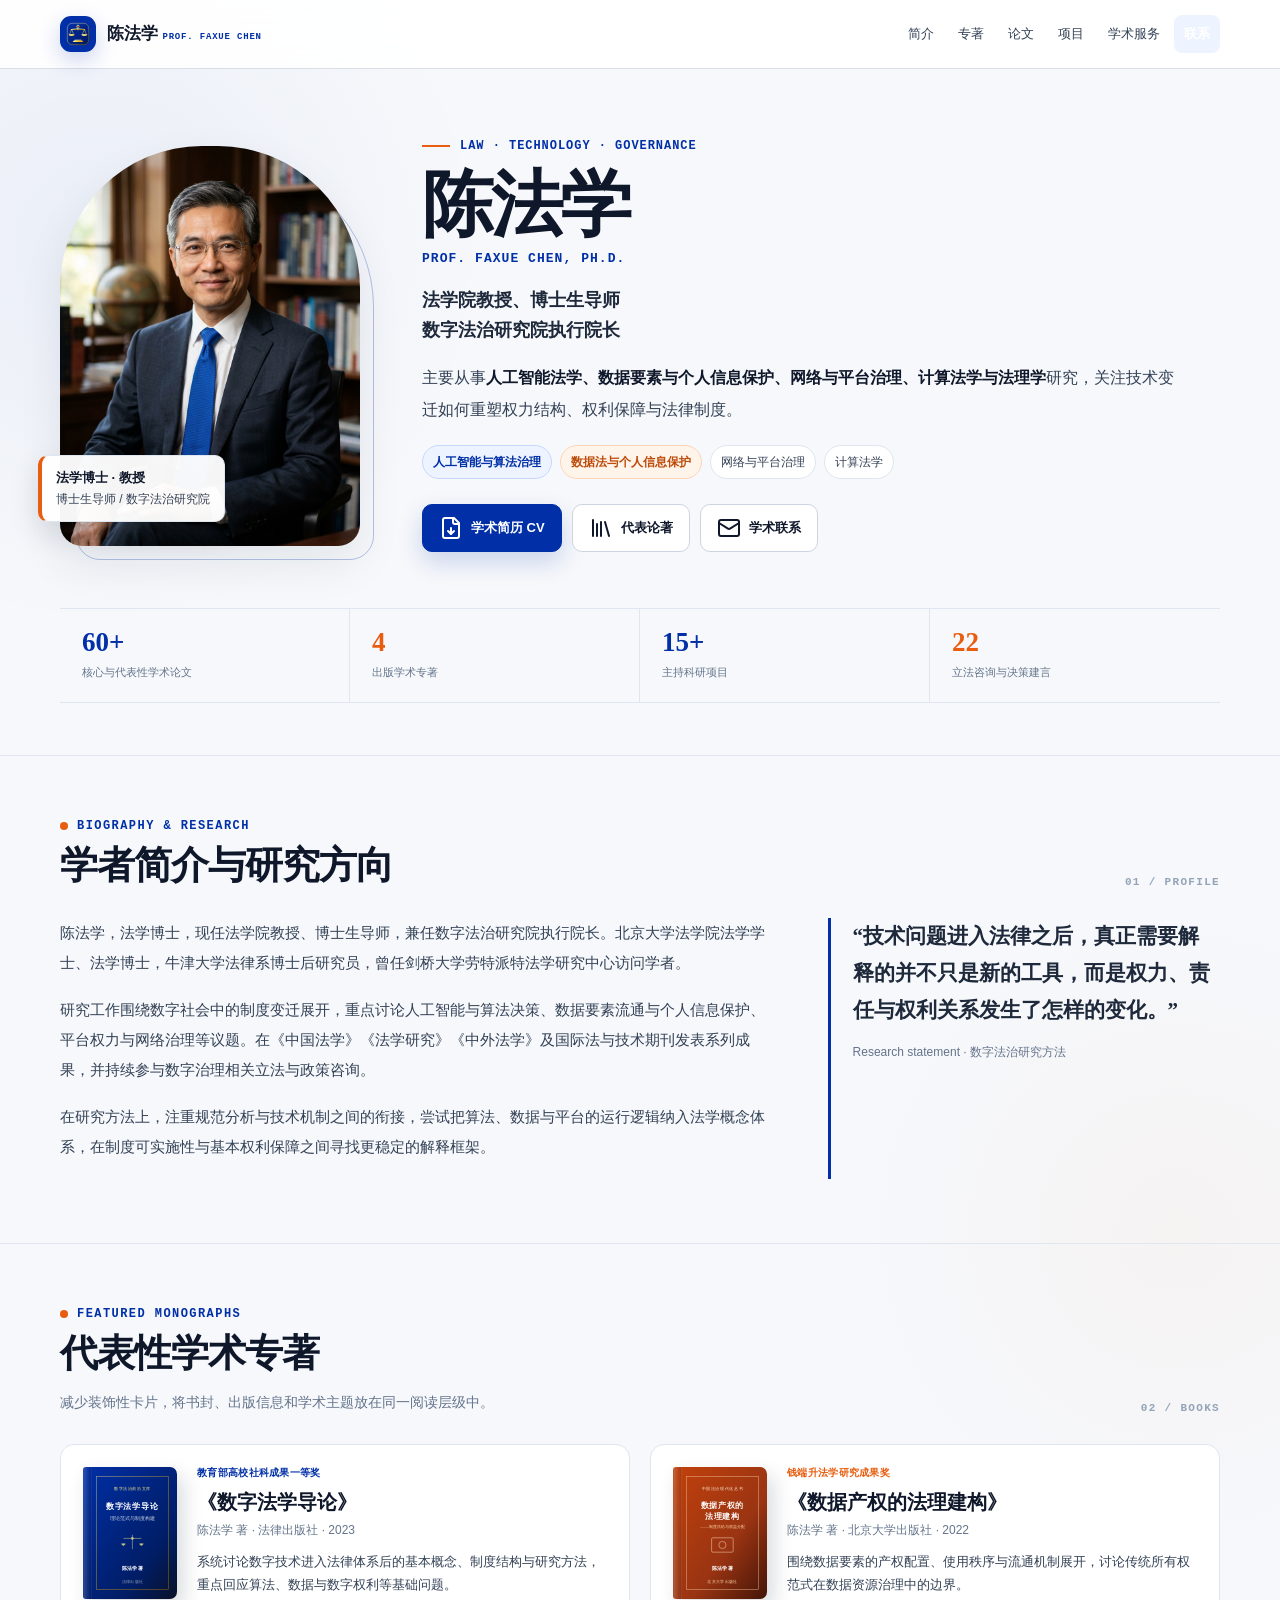
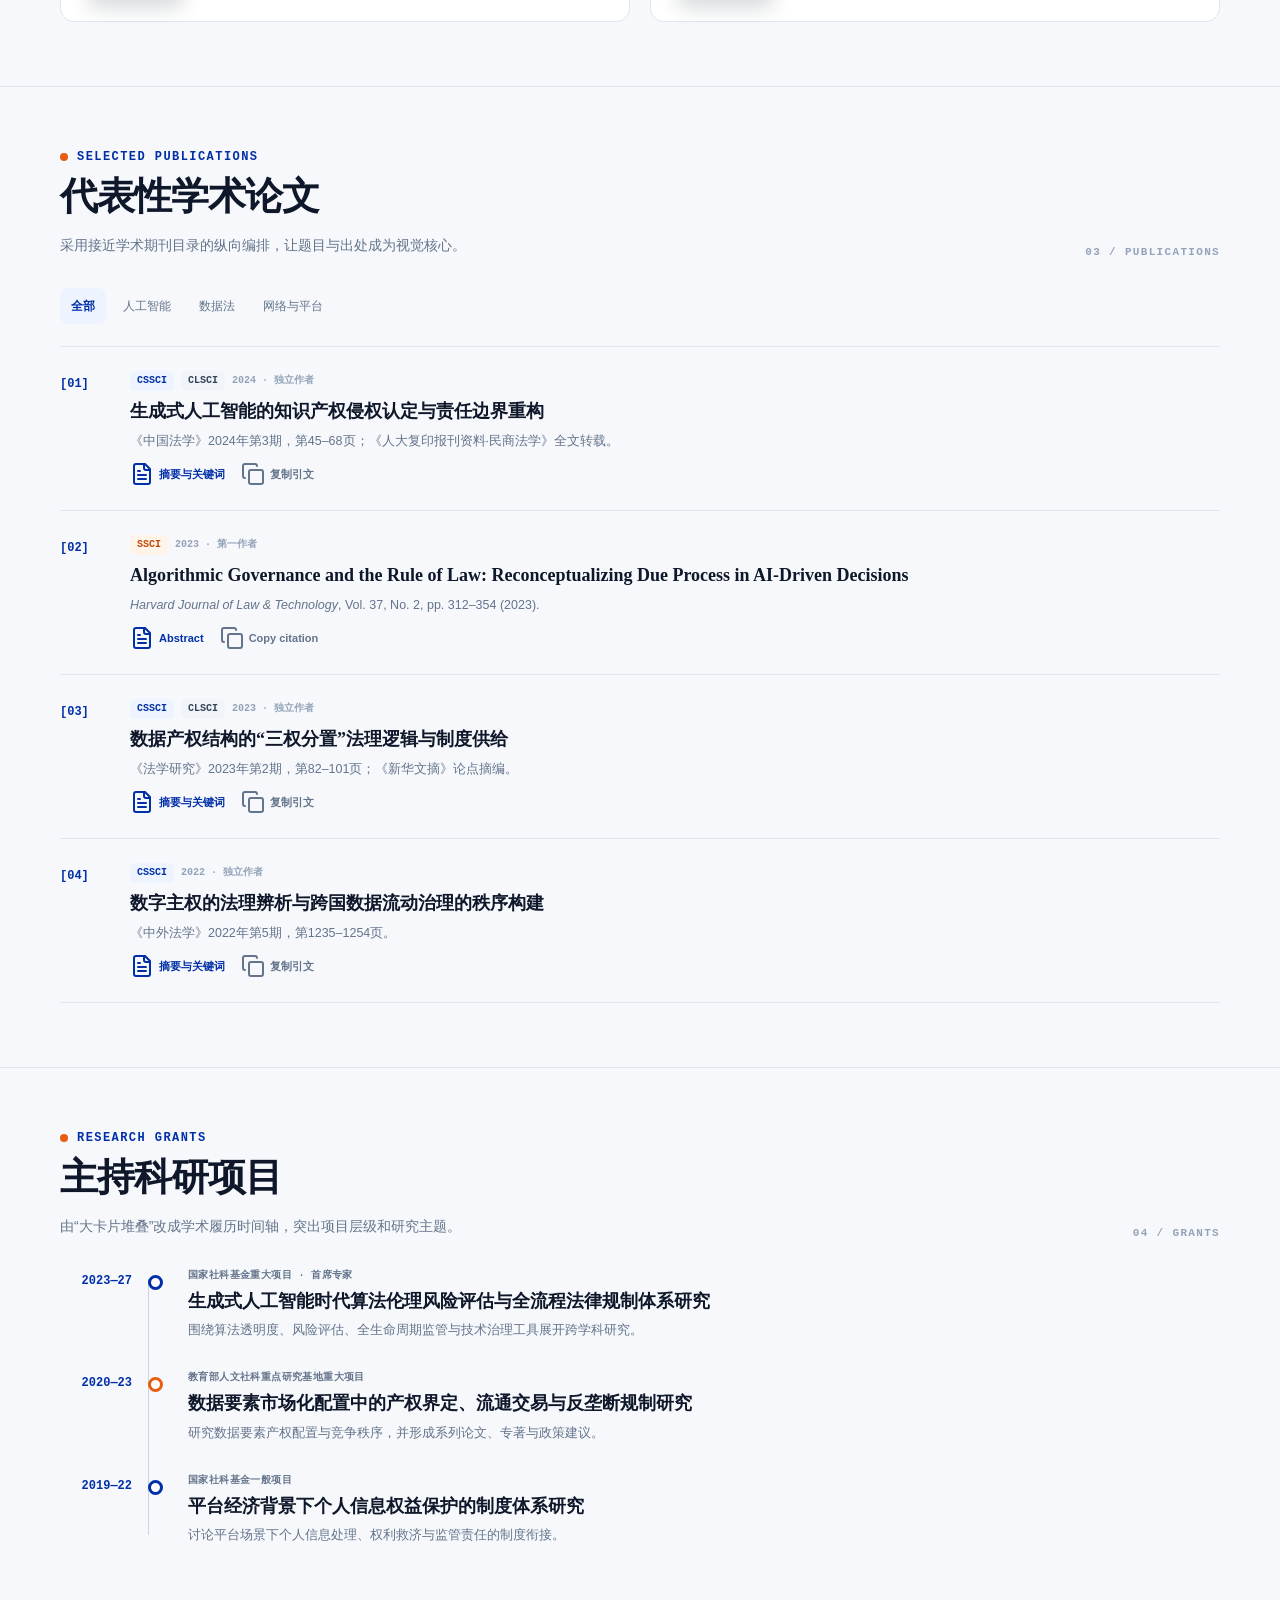
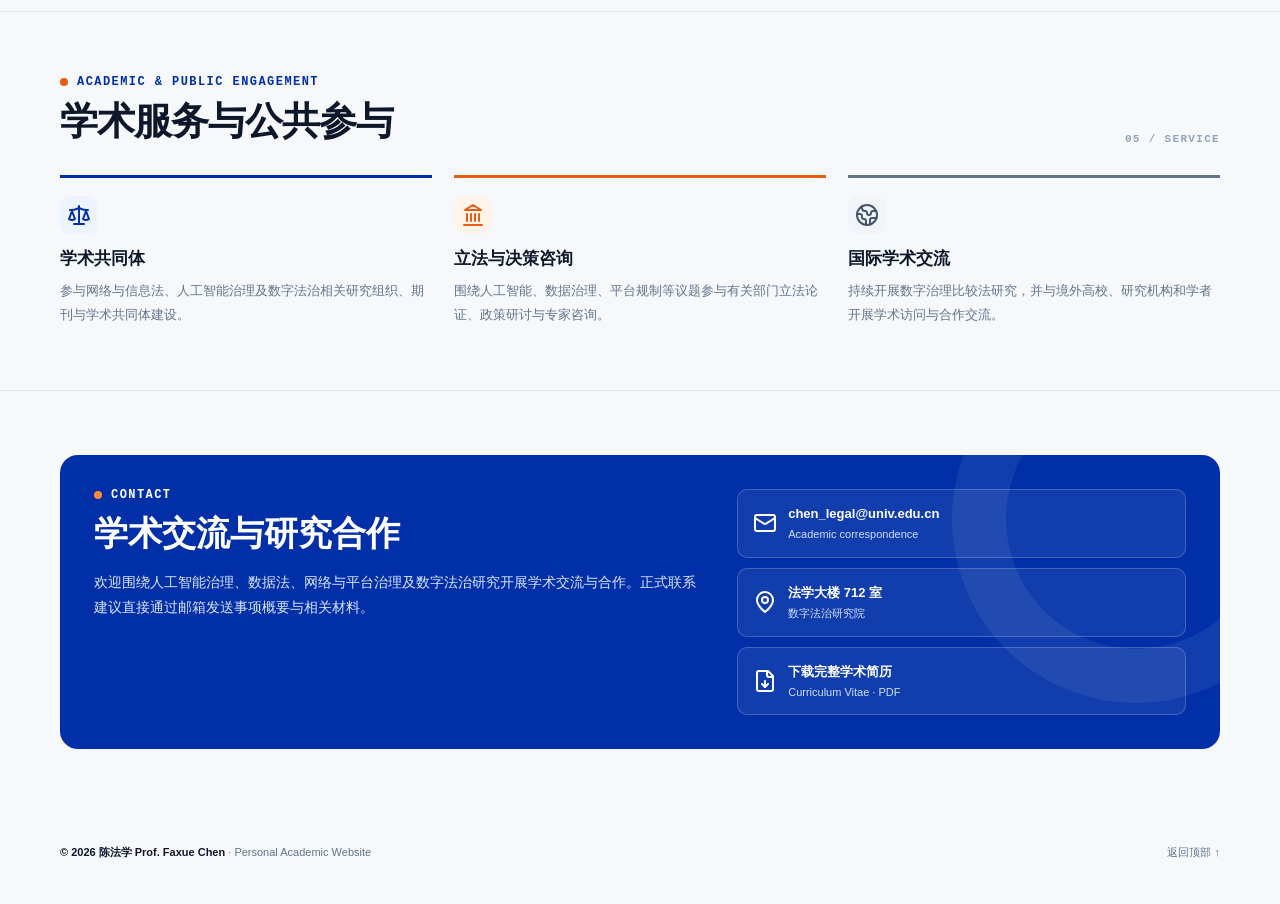
<file: v2.html>
<!DOCTYPE html>
<html lang="zh-CN">
<head>
  <meta charset="UTF-8">
  <meta name="viewport" content="width=device-width, initial-scale=1.0">
  <meta name="description" content="陈法学教授个人学术主页 V2：人工智能法学、数据法、网络法与数字法治研究。">
  <meta name="author" content="陈法学 Prof. Faxue Chen">
  <title>陈法学 教授｜个人学术主页 V2</title>
  <script src="js/lucide.min.js"></script>
  <style>
    :root {
      --blue:#002fa7;
      --blue-dark:#001f72;
      --blue-soft:#eef4ff;
      --orange:#e85d0f;
      --orange-soft:#fff4ea;
      --ink:#0f172a;
      --text:#334155;
      --muted:#64748b;
      --line:#dfe6ef;
      --line-dark:#cbd5e1;
      --paper:#ffffff;
      --page:#f6f8fb;
      --serif:"Songti SC","STSong","Noto Serif CJK SC","Source Han Serif SC",Georgia,serif;
      --sans:"PingFang SC","Microsoft YaHei","Noto Sans CJK SC","Source Han Sans SC",Arial,sans-serif;
      --mono:"SFMono-Regular",Consolas,"Liberation Mono",monospace;
      --shadow:0 18px 45px rgba(15,23,42,.08);
      --radius:18px;
    }

    *{box-sizing:border-box}
    html{scroll-behavior:smooth}
    body{
      margin:0;
      color:var(--ink);
      background:
        radial-gradient(circle at 8% 6%,rgba(0,47,167,.05),transparent 24rem),
        radial-gradient(circle at 92% 30%,rgba(232,93,15,.035),transparent 20rem),
        var(--page);
      font-family:var(--sans);
      -webkit-font-smoothing:antialiased;
      line-height:1.7;
    }
    a{color:inherit;text-decoration:none}
    button,input,textarea{font:inherit}
    img{max-width:100%;display:block}
    strong{color:var(--ink)}

    .container{width:min(1160px,calc(100% - 40px));margin:0 auto}
    .eyebrow{
      display:flex;align-items:center;gap:9px;
      color:var(--blue);font:700 12px/1 var(--mono);
      letter-spacing:.12em;text-transform:uppercase;
    }
    .eyebrow::before{content:"";width:8px;height:8px;border-radius:50%;background:var(--orange)}
    .section-title{font:700 clamp(27px,3vw,38px)/1.22 var(--serif);margin:10px 0 0;letter-spacing:-.025em}
    .section-intro{color:var(--muted);font-size:14px;max-width:720px;margin:14px 0 0}
    .section{padding:64px 0;border-top:1px solid var(--line)}
    .section-head{display:flex;align-items:end;justify-content:space-between;gap:24px;margin-bottom:30px}
    .section-index{font:600 11px/1 var(--mono);letter-spacing:.12em;color:#94a3b8}

    /* top nav */
    .topbar{
      position:sticky;top:0;z-index:50;
      background:rgba(255,255,255,.91);
      backdrop-filter:blur(18px);
      border-bottom:1px solid rgba(203,213,225,.75);
    }
    .nav{height:68px;display:flex;align-items:center;justify-content:space-between;gap:24px}
    .brand{display:flex;align-items:center;gap:11px;min-width:max-content}
    .brand-mark{
      width:36px;height:36px;border-radius:11px;background:var(--blue);
      display:grid;place-items:center;box-shadow:0 8px 22px rgba(0,47,167,.2)
    }
    .brand-mark img{width:24px;height:24px;object-fit:contain}
    .brand-cn{font:700 17px/1.1 var(--serif)}
    .brand-en{font:600 9px/1 var(--mono);letter-spacing:.09em;color:var(--blue);margin-top:4px}
    .nav-links{display:flex;align-items:center;gap:4px;color:var(--text);font-size:13px}
    .nav-links a{padding:8px 10px;border-radius:8px;transition:.2s ease}
    .nav-links a:hover,.nav-links a.active{color:var(--blue);background:var(--blue-soft)}
    .nav-cta{padding:9px 15px;border-radius:999px;background:var(--blue);color:#fff!important;font-weight:700}
    .nav-cta:hover{background:var(--blue-dark)!important}
    .menu-btn{display:none;border:0;background:transparent;padding:8px;color:var(--ink)}

    /* hero */
    .hero{padding:62px 0 52px}
    .hero-grid{display:grid;grid-template-columns:300px 1fr;gap:62px;align-items:center}
    .portrait-shell{position:relative;max-width:300px}
    .portrait-shell::before{
      content:"";position:absolute;inset:16px -14px -14px 16px;
      border:1px solid rgba(0,47,167,.27);border-radius:145px 145px 24px 24px;z-index:0
    }
    .portrait{
      position:relative;z-index:1;overflow:hidden;border-radius:142px 142px 22px 22px;
      background:#dbe4f4;box-shadow:var(--shadow)
    }
    .portrait img{width:100%;aspect-ratio:3/4;object-fit:cover}
    .portrait-meta{
      position:absolute;left:-22px;bottom:24px;z-index:3;background:rgba(255,255,255,.96);
      border:1px solid var(--line);border-left:4px solid var(--orange);padding:11px 14px;border-radius:10px;
      box-shadow:0 12px 30px rgba(15,23,42,.12);font-size:12px;color:var(--text)
    }
    .portrait-meta b{display:block;color:var(--ink);font-size:13px}
    .hero-copy{padding:8px 0}
    .hero-kicker{display:flex;align-items:center;gap:10px;color:var(--blue);font:700 12px/1.2 var(--mono);letter-spacing:.08em;text-transform:uppercase}
    .hero-kicker span{width:28px;height:2px;background:var(--orange)}
    .hero h1{font:700 clamp(45px,6vw,72px)/1.02 var(--serif);letter-spacing:-.045em;margin:16px 0 7px}
    .hero-en{font:600 13px/1.4 var(--mono);letter-spacing:.08em;color:var(--blue);text-transform:uppercase}
    .hero-roles{font:600 18px/1.65 var(--serif);margin:18px 0 0;color:#1e293b}
    .hero-summary{font-size:16px;color:var(--text);max-width:760px;margin:17px 0 0;line-height:1.95}
    .tags{display:flex;flex-wrap:wrap;gap:8px;margin-top:20px}
    .tag{font-size:12px;padding:6px 10px;border:1px solid var(--line);border-radius:999px;background:#fff;color:var(--text)}
    .tag.primary{color:var(--blue);background:var(--blue-soft);border-color:#c7d7ff;font-weight:700}
    .tag.accent{color:#bd4b0a;background:var(--orange-soft);border-color:#ffd4b7;font-weight:700}
    .hero-actions{display:flex;flex-wrap:wrap;gap:10px;margin-top:25px}
    .btn{display:inline-flex;align-items:center;gap:8px;padding:11px 16px;border-radius:10px;font-size:13px;font-weight:700;border:1px solid var(--line-dark);background:#fff;transition:.2s ease}
    .btn:hover{transform:translateY(-1px);border-color:var(--blue);color:var(--blue)}
    .btn.primary{background:var(--blue);color:#fff;border-color:var(--blue);box-shadow:0 10px 24px rgba(0,47,167,.18)}
    .btn.primary:hover{background:var(--blue-dark);color:#fff}

    /* metric rail */
    .metric-rail{margin-top:48px;border-top:1px solid var(--line);border-bottom:1px solid var(--line);display:grid;grid-template-columns:repeat(4,1fr)}
    .metric{padding:20px 22px;border-right:1px solid var(--line)}
    .metric:last-child{border-right:0}
    .metric-value{font:700 27px/1 var(--serif);color:var(--blue)}
    .metric:nth-child(2) .metric-value,.metric:nth-child(4) .metric-value{color:var(--orange)}
    .metric-label{font-size:11px;color:var(--muted);margin-top:7px}

    /* editorial split */
    .bio-grid{display:grid;grid-template-columns:1.55fr .85fr;gap:52px}
    .bio-copy{font-size:15px;color:var(--text);line-height:2}
    .bio-copy p{margin:0 0 17px}
    .research-note{padding-left:22px;border-left:3px solid var(--blue)}
    .research-note blockquote{font:600 21px/1.75 var(--serif);margin:0;color:#1e293b}
    .research-note small{display:block;color:var(--muted);margin-top:14px;font-size:12px}

    /* featured books */
    .book-grid{display:grid;grid-template-columns:repeat(2,1fr);gap:20px}
    .book{
      display:grid;grid-template-columns:94px 1fr;gap:20px;padding:22px;
      background:var(--paper);border:1px solid var(--line);border-radius:14px;transition:.2s ease
    }
    .book:hover{transform:translateY(-2px);box-shadow:0 14px 34px rgba(15,23,42,.07);border-color:#c9d6ee}
    .book-cover{width:94px;height:132px;border-radius:3px 7px 7px 3px;overflow:hidden;box-shadow:6px 9px 20px rgba(15,23,42,.16)}
    .book-cover img{width:100%;height:100%;object-fit:cover}
    .book-award{font:700 10px/1.4 var(--mono);color:var(--blue);letter-spacing:.03em}
    .book:nth-child(2) .book-award{color:var(--orange)}
    .book h3{font:700 20px/1.35 var(--serif);margin:8px 0 4px}
    .book-meta{font-size:12px;color:var(--muted)}
    .book-desc{font-size:13px;color:var(--text);line-height:1.75;margin:10px 0 0}

    /* publications */
    .pub-tabs{display:flex;flex-wrap:wrap;gap:6px;margin:8px 0 22px}
    .pub-tab{border:0;background:transparent;padding:8px 11px;border-radius:8px;color:var(--muted);font-size:12px;cursor:pointer}
    .pub-tab:hover,.pub-tab.active{background:var(--blue-soft);color:var(--blue);font-weight:700}
    .pub-list{border-top:1px solid var(--line)}
    .pub{display:grid;grid-template-columns:54px 1fr;gap:16px;padding:24px 0;border-bottom:1px solid var(--line)}
    .pub-no{font:700 12px/1.5 var(--mono);color:var(--blue);padding-top:4px}
    .pub-badges{display:flex;flex-wrap:wrap;gap:7px;align-items:center;margin-bottom:7px}
    .badge{font:700 10px/1 var(--mono);padding:5px 7px;border-radius:5px;background:#f1f5f9;color:var(--text)}
    .badge.blue{background:var(--blue-soft);color:var(--blue)}
    .badge.orange{background:var(--orange-soft);color:#bd4b0a}
    .pub-year{font:600 10px/1 var(--mono);color:#94a3b8}
    .pub h3{font:700 18px/1.55 var(--serif);margin:0;color:var(--ink)}
    .pub-source{font-size:12.5px;color:var(--muted);margin-top:5px}
    .pub-actions{display:flex;gap:16px;flex-wrap:wrap;margin-top:10px}
    .text-action{border:0;background:transparent;padding:0;color:var(--blue);font-size:11px;font-weight:700;cursor:pointer;display:flex;align-items:center;gap:5px}
    .text-action.secondary{color:var(--muted)}
    .text-action:hover{text-decoration:underline}

    /* timeline projects */
    .timeline{position:relative;margin-top:8px}
    .timeline::before{content:"";position:absolute;left:88px;top:10px;bottom:12px;width:1px;background:var(--line-dark)}
    .project{display:grid;grid-template-columns:72px 1fr;gap:34px;padding:0 0 30px;position:relative}
    .project:last-child{padding-bottom:0}
    .project-year{font:700 12px/1.4 var(--mono);color:var(--blue);text-align:right;padding-top:4px}
    .project-body{position:relative;padding-left:22px}
    .project-body::before{content:"";position:absolute;left:-18px;top:6px;width:9px;height:9px;border-radius:50%;background:var(--paper);border:3px solid var(--blue)}
    .project:nth-child(2) .project-body::before{border-color:var(--orange)}
    .project-type{font:700 10px/1.3 var(--mono);letter-spacing:.04em;color:var(--muted);text-transform:uppercase}
    .project h3{font:700 18px/1.45 var(--serif);margin:6px 0 5px}
    .project p{font-size:13px;color:var(--muted);margin:0;line-height:1.75}

    /* service */
    .service-grid{display:grid;grid-template-columns:repeat(3,1fr);gap:22px}
    .service{padding-top:18px;border-top:3px solid var(--blue)}
    .service:nth-child(2){border-top-color:var(--orange)}
    .service:nth-child(3){border-top-color:#64748b}
    .service-icon{width:38px;height:38px;border-radius:10px;background:var(--blue-soft);color:var(--blue);display:grid;place-items:center;margin-bottom:13px}
    .service:nth-child(2) .service-icon{background:var(--orange-soft);color:var(--orange)}
    .service:nth-child(3) .service-icon{background:#f1f5f9;color:#475569}
    .service h3{font:700 17px/1.4 var(--serif);margin:0}
    .service p{font-size:13px;color:var(--muted);line-height:1.8;margin:9px 0 0}

    /* contact */
    .contact-panel{
      display:grid;grid-template-columns:1.15fr .85fr;gap:36px;padding:34px;
      border-radius:18px;background:var(--blue);color:#fff;position:relative;overflow:hidden
    }
    .contact-panel::after{content:"";position:absolute;width:260px;height:260px;border-radius:50%;right:-100px;top:-120px;border:54px solid rgba(255,255,255,.07)}
    .contact-panel .eyebrow{color:#fff}.contact-panel .eyebrow::before{background:#ff8a3d}
    .contact-panel h2{font:700 34px/1.25 var(--serif);margin:12px 0 0}
    .contact-panel p{color:#dbe7ff;font-size:14px;line-height:1.85;max-width:650px}
    .contact-links{display:grid;gap:10px;align-content:center;position:relative;z-index:2}
    .contact-link{display:flex;align-items:center;gap:11px;padding:13px 15px;border:1px solid rgba(255,255,255,.2);border-radius:10px;background:rgba(255,255,255,.07);font-size:13px}
    .contact-link b{color:#fff}.contact-link span{color:#cfe0ff;font-size:11px;display:block}

    footer{padding:30px 0 42px;color:var(--muted);font-size:11px}
    .footer-inner{display:flex;align-items:center;justify-content:space-between;gap:20px}
    .footer-brand{color:var(--ink);font-weight:700}

    /* modal */
    .modal{position:fixed;inset:0;z-index:100;display:none;align-items:center;justify-content:center;padding:20px}
    .modal.show{display:flex}
    .modal-backdrop{position:absolute;inset:0;background:rgba(15,23,42,.48);backdrop-filter:blur(6px)}
    .modal-card{position:relative;z-index:1;width:min(660px,100%);max-height:84vh;overflow:auto;background:#fff;border-radius:16px;box-shadow:0 30px 90px rgba(15,23,42,.28)}
    .modal-head{display:flex;justify-content:space-between;gap:20px;padding:23px 24px;border-bottom:1px solid var(--line)}
    .modal-head h3{font:700 20px/1.45 var(--serif);margin:5px 0 0}
    .modal-close{border:0;background:#f1f5f9;width:34px;height:34px;border-radius:9px;display:grid;place-items:center;cursor:pointer}
    .modal-body{padding:22px 24px 26px;color:var(--text);font-size:13px;line-height:1.9}
    .modal-label{font:700 10px/1 var(--mono);color:var(--blue);letter-spacing:.08em;text-transform:uppercase;margin:18px 0 8px}
    .modal-label:first-child{margin-top:0}
    .modal-box{background:#f8fafc;border:1px solid var(--line);border-radius:10px;padding:14px}

    /* responsive */
    @media (max-width:980px){
      .nav-links{display:none}
      .menu-btn{display:block}
      .nav.mobile-open{height:auto;align-items:flex-start;padding:16px 0;flex-wrap:wrap}
      .nav.mobile-open .nav-links{display:flex;order:3;width:100%;flex-direction:column;align-items:stretch;padding:8px 0 2px}
      .hero-grid{grid-template-columns:230px 1fr;gap:38px}
      .portrait-shell{max-width:230px}
      .portrait-meta{left:-10px}
      .bio-grid{grid-template-columns:1fr;gap:28px}
      .service-grid{grid-template-columns:1fr 1fr}
    }
    @media (max-width:720px){
      .container{width:min(100% - 28px,1160px)}
      .hero{padding:38px 0 34px}
      .hero-grid{grid-template-columns:1fr;gap:30px}
      .portrait-shell{width:205px;margin:0 auto}
      .portrait-meta{left:-20px;bottom:18px;padding:8px 10px;font-size:10px}
      .portrait-meta b{font-size:11px}
      .hero-copy{text-align:center}
      .hero-kicker,.tags,.hero-actions{justify-content:center}
      .hero h1{font-size:48px}
      .hero-summary{font-size:14px;text-align:left}
      .metric-rail{grid-template-columns:1fr 1fr}
      .metric:nth-child(2){border-right:0}.metric:nth-child(-n+2){border-bottom:1px solid var(--line)}
      .section{padding:48px 0}
      .section-head{align-items:flex-start;margin-bottom:24px}
      .section-index{display:none}
      .book-grid{grid-template-columns:1fr}
      .book{grid-template-columns:78px 1fr;gap:16px;padding:18px}
      .book-cover{width:78px;height:110px}
      .pub{grid-template-columns:38px 1fr;gap:10px}
      .timeline::before{left:68px}
      .project{grid-template-columns:52px 1fr;gap:30px}
      .project-body{padding-left:18px}.project-body::before{left:-17px}
      .service-grid{grid-template-columns:1fr}
      .contact-panel{grid-template-columns:1fr;padding:26px}
      .footer-inner{flex-direction:column;align-items:flex-start}
    }
    @media (prefers-reduced-motion:reduce){html{scroll-behavior:auto}.btn,.book{transition:none}}
  </style>
</head>
<body>
  <header class="topbar">
    <div class="container nav" id="nav">
      <a class="brand" href="#top" aria-label="返回首页">
        <span class="brand-mark"><img src="assets/scales-icon.svg" alt=""></span>
        <span>
          <span class="brand-cn">陈法学</span>
          <span class="brand-en">PROF. FAXUE CHEN</span>
        </span>
      </a>
      <nav class="nav-links" id="nav-links" aria-label="页面导航">
        <a href="#about">简介</a>
        <a href="#books">专著</a>
        <a href="#publications">论文</a>
        <a href="#projects">项目</a>
        <a href="#service">学术服务</a>
        <a href="#contact" class="nav-cta">联系</a>
      </nav>
      <button class="menu-btn" id="menu-btn" aria-label="打开菜单"><i data-lucide="menu"></i></button>
    </div>
  </header>

  <main id="top">
    <section class="hero">
      <div class="container">
        <div class="hero-grid">
          <div class="portrait-shell">
            <div class="portrait"><img src="assets/portrait.jpg" alt="陈法学教授肖像"></div>
            <div class="portrait-meta"><b>法学博士 · 教授</b>博士生导师 / 数字法治研究院</div>
          </div>
          <div class="hero-copy">
            <div class="hero-kicker"><span></span>Law · Technology · Governance</div>
            <h1>陈法学</h1>
            <div class="hero-en">Prof. Faxue Chen, Ph.D.</div>
            <div class="hero-roles">法学院教授、博士生导师<br>数字法治研究院执行院长</div>
            <p class="hero-summary">主要从事<strong>人工智能法学、数据要素与个人信息保护、网络与平台治理、计算法学与法理学</strong>研究，关注技术变迁如何重塑权力结构、权利保障与法律制度。</p>
            <div class="tags">
              <span class="tag primary">人工智能与算法治理</span>
              <span class="tag accent">数据法与个人信息保护</span>
              <span class="tag">网络与平台治理</span>
              <span class="tag">计算法学</span>
            </div>
            <div class="hero-actions">
              <a class="btn primary" href="assets/Chen_Faxue_Academic_CV.pdf" target="_blank"><i data-lucide="file-down" size="16"></i>学术简历 CV</a>
              <a class="btn" href="#publications"><i data-lucide="library" size="16"></i>代表论著</a>
              <a class="btn" href="#contact"><i data-lucide="mail" size="16"></i>学术联系</a>
            </div>
          </div>
        </div>

        <div class="metric-rail" aria-label="学术概览">
          <div class="metric"><div class="metric-value">60+</div><div class="metric-label">核心与代表性学术论文</div></div>
          <div class="metric"><div class="metric-value">4</div><div class="metric-label">出版学术专著</div></div>
          <div class="metric"><div class="metric-value">15+</div><div class="metric-label">主持科研项目</div></div>
          <div class="metric"><div class="metric-value">22</div><div class="metric-label">立法咨询与决策建言</div></div>
        </div>
      </div>
    </section>

    <section class="section" id="about">
      <div class="container">
        <div class="section-head">
          <div><div class="eyebrow">Biography & Research</div><h2 class="section-title">学者简介与研究方向</h2></div>
          <div class="section-index">01 / PROFILE</div>
        </div>
        <div class="bio-grid">
          <div class="bio-copy">
            <p>陈法学，法学博士，现任法学院教授、博士生导师，兼任数字法治研究院执行院长。北京大学法学院法学学士、法学博士，牛津大学法律系博士后研究员，曾任剑桥大学劳特派特法学研究中心访问学者。</p>
            <p>研究工作围绕数字社会中的制度变迁展开，重点讨论人工智能与算法决策、数据要素流通与个人信息保护、平台权力与网络治理等议题。在《中国法学》《法学研究》《中外法学》及国际法与技术期刊发表系列成果，并持续参与数字治理相关立法与政策咨询。</p>
            <p>在研究方法上，注重规范分析与技术机制之间的衔接，尝试把算法、数据与平台的运行逻辑纳入法学概念体系，在制度可实施性与基本权利保障之间寻找更稳定的解释框架。</p>
          </div>
          <aside class="research-note">
            <blockquote>“技术问题进入法律之后，真正需要解释的并不只是新的工具，而是权力、责任与权利关系发生了怎样的变化。”</blockquote>
            <small>Research statement · 数字法治研究方法</small>
          </aside>
        </div>
      </div>
    </section>

    <section class="section" id="books">
      <div class="container">
        <div class="section-head">
          <div><div class="eyebrow">Featured Monographs</div><h2 class="section-title">代表性学术专著</h2><p class="section-intro">减少装饰性卡片，将书封、出版信息和学术主题放在同一阅读层级中。</p></div>
          <div class="section-index">02 / BOOKS</div>
        </div>
        <div class="book-grid">
          <article class="book">
            <div class="book-cover"><img src="assets/book-cover1.svg" alt="数字法学导论书封"></div>
            <div><div class="book-award">教育部高校社科成果一等奖</div><h3>《数字法学导论》</h3><div class="book-meta">陈法学 著 · 法律出版社 · 2023</div><p class="book-desc">系统讨论数字技术进入法律体系后的基本概念、制度结构与研究方法，重点回应算法、数据与数字权利等基础问题。</p></div>
          </article>
          <article class="book">
            <div class="book-cover"><img src="assets/book-cover2.svg" alt="数据产权的法理建构书封"></div>
            <div><div class="book-award">钱端升法学研究成果奖</div><h3>《数据产权的法理建构》</h3><div class="book-meta">陈法学 著 · 北京大学出版社 · 2022</div><p class="book-desc">围绕数据要素的产权配置、使用秩序与流通机制展开，讨论传统所有权范式在数据资源治理中的边界。</p></div>
          </article>
        </div>
      </div>
    </section>

    <section class="section" id="publications">
      <div class="container">
        <div class="section-head">
          <div><div class="eyebrow">Selected Publications</div><h2 class="section-title">代表性学术论文</h2><p class="section-intro">采用接近学术期刊目录的纵向编排，让题目与出处成为视觉核心。</p></div>
          <div class="section-index">03 / PUBLICATIONS</div>
        </div>
        <div class="pub-tabs" role="tablist">
          <button class="pub-tab active" data-filter="all">全部</button>
          <button class="pub-tab" data-filter="ai">人工智能</button>
          <button class="pub-tab" data-filter="data">数据法</button>
          <button class="pub-tab" data-filter="platform">网络与平台</button>
        </div>
        <div class="pub-list">
          <article class="pub" data-category="ai">
            <div class="pub-no">[01]</div><div>
              <div class="pub-badges"><span class="badge blue">CSSCI</span><span class="badge">CLSCI</span><span class="pub-year">2024 · 独立作者</span></div>
              <h3>生成式人工智能的知识产权侵权认定与责任边界重构</h3>
              <div class="pub-source">《中国法学》2024年第3期，第45–68页；《人大复印报刊资料·民商法学》全文转载。</div>
              <div class="pub-actions"><button class="text-action view-paper" data-paper="p1"><i data-lucide="file-text" size="13"></i>摘要与关键词</button><button class="text-action secondary copy-cite" data-cite="陈法学：《生成式人工智能的知识产权侵权认定与责任边界重构》，《中国法学》2024年第3期。"><i data-lucide="copy" size="13"></i>复制引文</button></div>
            </div>
          </article>
          <article class="pub" data-category="ai platform">
            <div class="pub-no">[02]</div><div>
              <div class="pub-badges"><span class="badge orange">SSCI</span><span class="pub-year">2023 · 第一作者</span></div>
              <h3>Algorithmic Governance and the Rule of Law: Reconceptualizing Due Process in AI-Driven Decisions</h3>
              <div class="pub-source"><em>Harvard Journal of Law &amp; Technology</em>, Vol. 37, No. 2, pp. 312–354 (2023).</div>
              <div class="pub-actions"><button class="text-action view-paper" data-paper="p2"><i data-lucide="file-text" size="13"></i>Abstract</button><button class="text-action secondary copy-cite" data-cite="Faxue Chen, Algorithmic Governance and the Rule of Law: Reconceptualizing Due Process in AI-Driven Decisions, Harvard Journal of Law & Technology 37(2) (2023)."><i data-lucide="copy" size="13"></i>Copy citation</button></div>
            </div>
          </article>
          <article class="pub" data-category="data">
            <div class="pub-no">[03]</div><div>
              <div class="pub-badges"><span class="badge blue">CSSCI</span><span class="badge">CLSCI</span><span class="pub-year">2023 · 独立作者</span></div>
              <h3>数据产权结构的“三权分置”法理逻辑与制度供给</h3>
              <div class="pub-source">《法学研究》2023年第2期，第82–101页；《新华文摘》论点摘编。</div>
              <div class="pub-actions"><button class="text-action view-paper" data-paper="p3"><i data-lucide="file-text" size="13"></i>摘要与关键词</button><button class="text-action secondary copy-cite" data-cite="陈法学：《数据产权结构的“三权分置”法理逻辑与制度供给》，《法学研究》2023年第2期。"><i data-lucide="copy" size="13"></i>复制引文</button></div>
            </div>
          </article>
          <article class="pub" data-category="platform data">
            <div class="pub-no">[04]</div><div>
              <div class="pub-badges"><span class="badge blue">CSSCI</span><span class="pub-year">2022 · 独立作者</span></div>
              <h3>数字主权的法理辨析与跨国数据流动治理的秩序构建</h3>
              <div class="pub-source">《中外法学》2022年第5期，第1235–1254页。</div>
              <div class="pub-actions"><button class="text-action view-paper" data-paper="p4"><i data-lucide="file-text" size="13"></i>摘要与关键词</button><button class="text-action secondary copy-cite" data-cite="陈法学：《数字主权的法理辨析与跨国数据流动治理的秩序构建》，《中外法学》2022年第5期。"><i data-lucide="copy" size="13"></i>复制引文</button></div>
            </div>
          </article>
        </div>
      </div>
    </section>

    <section class="section" id="projects">
      <div class="container">
        <div class="section-head">
          <div><div class="eyebrow">Research Grants</div><h2 class="section-title">主持科研项目</h2><p class="section-intro">由“大卡片堆叠”改成学术履历时间轴，突出项目层级和研究主题。</p></div>
          <div class="section-index">04 / GRANTS</div>
        </div>
        <div class="timeline">
          <article class="project"><div class="project-year">2023—27</div><div class="project-body"><div class="project-type">国家社科基金重大项目 · 首席专家</div><h3>生成式人工智能时代算法伦理风险评估与全流程法律规制体系研究</h3><p>围绕算法透明度、风险评估、全生命周期监管与技术治理工具展开跨学科研究。</p></div></article>
          <article class="project"><div class="project-year">2020—23</div><div class="project-body"><div class="project-type">教育部人文社科重点研究基地重大项目</div><h3>数据要素市场化配置中的产权界定、流通交易与反垄断规制研究</h3><p>研究数据要素产权配置与竞争秩序，并形成系列论文、专著与政策建议。</p></div></article>
          <article class="project"><div class="project-year">2019—22</div><div class="project-body"><div class="project-type">国家社科基金一般项目</div><h3>平台经济背景下个人信息权益保护的制度体系研究</h3><p>讨论平台场景下个人信息处理、权利救济与监管责任的制度衔接。</p></div></article>
        </div>
      </div>
    </section>

    <section class="section" id="service">
      <div class="container">
        <div class="section-head">
          <div><div class="eyebrow">Academic & Public Engagement</div><h2 class="section-title">学术服务与公共参与</h2></div>
          <div class="section-index">05 / SERVICE</div>
        </div>
        <div class="service-grid">
          <article class="service"><div class="service-icon"><i data-lucide="scale" size="19"></i></div><h3>学术共同体</h3><p>参与网络与信息法、人工智能治理及数字法治相关研究组织、期刊与学术共同体建设。</p></article>
          <article class="service"><div class="service-icon"><i data-lucide="landmark" size="19"></i></div><h3>立法与决策咨询</h3><p>围绕人工智能、数据治理、平台规制等议题参与有关部门立法论证、政策研讨与专家咨询。</p></article>
          <article class="service"><div class="service-icon"><i data-lucide="globe-2" size="19"></i></div><h3>国际学术交流</h3><p>持续开展数字治理比较法研究，并与境外高校、研究机构和学者开展学术访问与合作交流。</p></article>
        </div>
      </div>
    </section>

    <section class="section" id="contact">
      <div class="container">
        <div class="contact-panel">
          <div><div class="eyebrow">Contact</div><h2>学术交流与研究合作</h2><p>欢迎围绕人工智能治理、数据法、网络与平台治理及数字法治研究开展学术交流与合作。正式联系建议直接通过邮箱发送事项概要与相关材料。</p></div>
          <div class="contact-links">
            <a class="contact-link" href="mailto:chen_legal@univ.edu.cn"><i data-lucide="mail" size="19"></i><div><b>chen_legal@univ.edu.cn</b><span>Academic correspondence</span></div></a>
            <div class="contact-link"><i data-lucide="map-pin" size="19"></i><div><b>法学大楼 712 室</b><span>数字法治研究院</span></div></div>
            <a class="contact-link" href="assets/Chen_Faxue_Academic_CV.pdf" target="_blank"><i data-lucide="file-down" size="19"></i><div><b>下载完整学术简历</b><span>Curriculum Vitae · PDF</span></div></a>
          </div>
        </div>
      </div>
    </section>
  </main>

  <footer><div class="container footer-inner"><div><span class="footer-brand">© 2026 陈法学 Prof. Faxue Chen</span> · Personal Academic Website</div><a href="#top">返回顶部 ↑</a></div></footer>

  <div class="modal" id="paper-modal" aria-hidden="true">
    <div class="modal-backdrop" data-close-modal></div>
    <div class="modal-card" role="dialog" aria-modal="true" aria-labelledby="modal-title">
      <div class="modal-head"><div><div class="eyebrow">Publication Detail</div><h3 id="modal-title">论文详情</h3></div><button class="modal-close" data-close-modal aria-label="关闭"><i data-lucide="x" size="17"></i></button></div>
      <div class="modal-body"><div class="modal-label">Source</div><div id="modal-source"></div><div class="modal-label">Abstract</div><div class="modal-box" id="modal-abstract"></div><div class="modal-label">Keywords</div><div id="modal-keywords"></div></div>
    </div>
  </div>

  <script>
    const paperData = {
      p1:{title:'生成式人工智能的知识产权侵权认定与责任边界重构',source:'《中国法学》2024年第3期，第45–68页。',abstract:'文章从训练数据摄入、模型学习与内容生成的连续过程出发，讨论生成式人工智能场景下传统著作权侵权判断规则面临的适用难题，并尝试在技术创新与权利保护之间构造分层责任框架。',keywords:'生成式人工智能；著作权；合理使用；模型训练；责任边界'},
      p2:{title:'Algorithmic Governance and the Rule of Law: Reconceptualizing Due Process in AI-Driven Decisions',source:'Harvard Journal of Law & Technology, Vol. 37, No. 2 (2023).',abstract:'The article examines how automated decision-making challenges conventional due process and develops a framework centered on explanation, auditability, procedural safeguards, and meaningful human oversight.',keywords:'Algorithmic governance; Due process; Explainable AI; Administrative law'},
      p3:{title:'数据产权结构的“三权分置”法理逻辑与制度供给',source:'《法学研究》2023年第2期，第82–101页。',abstract:'文章从数据要素的非排他性、可复制性与衍生性出发，分析数据资源持有、加工使用与数据产品经营之间的权利结构，并讨论弱化所有权中心主义后的制度配置路径。',keywords:'数据要素；数据产权；三权分置；数据流通；权利配置'},
      p4:{title:'数字主权的法理辨析与跨国数据流动治理的秩序构建',source:'《中外法学》2022年第5期，第1235–1254页。',abstract:'文章讨论数字主权概念的规范边界及其与国家管辖、数据跨境流动和全球数字秩序之间的关系，强调应在安全、权利保护与跨境流通之间形成可协调的制度结构。',keywords:'数字主权；数据跨境；国家管辖；全球数字治理'}
    };

    const nav=document.getElementById('nav');
    document.getElementById('menu-btn').addEventListener('click',()=>nav.classList.toggle('mobile-open'));
    document.querySelectorAll('.nav-links a').forEach(a=>a.addEventListener('click',()=>nav.classList.remove('mobile-open')));

    const tabs=document.querySelectorAll('.pub-tab');
    const pubs=document.querySelectorAll('.pub');
    tabs.forEach(tab=>tab.addEventListener('click',()=>{
      tabs.forEach(t=>t.classList.remove('active'));tab.classList.add('active');
      const f=tab.dataset.filter;
      pubs.forEach(p=>p.style.display=(f==='all'||p.dataset.category.split(' ').includes(f))?'grid':'none');
    }));

    const modal=document.getElementById('paper-modal');
    document.querySelectorAll('.view-paper').forEach(btn=>btn.addEventListener('click',()=>{
      const d=paperData[btn.dataset.paper];
      document.getElementById('modal-title').textContent=d.title;
      document.getElementById('modal-source').textContent=d.source;
      document.getElementById('modal-abstract').textContent=d.abstract;
      document.getElementById('modal-keywords').textContent=d.keywords;
      modal.classList.add('show');modal.setAttribute('aria-hidden','false');document.body.style.overflow='hidden';
    }));
    document.querySelectorAll('[data-close-modal]').forEach(el=>el.addEventListener('click',()=>{modal.classList.remove('show');modal.setAttribute('aria-hidden','true');document.body.style.overflow='';}));
    document.addEventListener('keydown',e=>{if(e.key==='Escape'&&modal.classList.contains('show'))document.querySelector('[data-close-modal]').click();});

    document.querySelectorAll('.copy-cite').forEach(btn=>btn.addEventListener('click',async()=>{
      try{await navigator.clipboard.writeText(btn.dataset.cite);const old=btn.innerHTML;btn.textContent='✓ 已复制';setTimeout(()=>{btn.innerHTML=old;lucide.createIcons();},1400);}catch(e){alert('复制失败，请手动复制。');}
    }));

    const sections=[...document.querySelectorAll('main section[id]')];
    const navAnchors=[...document.querySelectorAll('.nav-links a[href^="#"]')];
    const observer=new IntersectionObserver(entries=>{
      entries.forEach(entry=>{if(entry.isIntersecting){navAnchors.forEach(a=>a.classList.toggle('active',a.getAttribute('href')==='#'+entry.target.id));}});
    },{rootMargin:'-35% 0px -55% 0px',threshold:0});
    sections.forEach(s=>observer.observe(s));

    lucide.createIcons();
  </script>
</body>
</html>
</file>
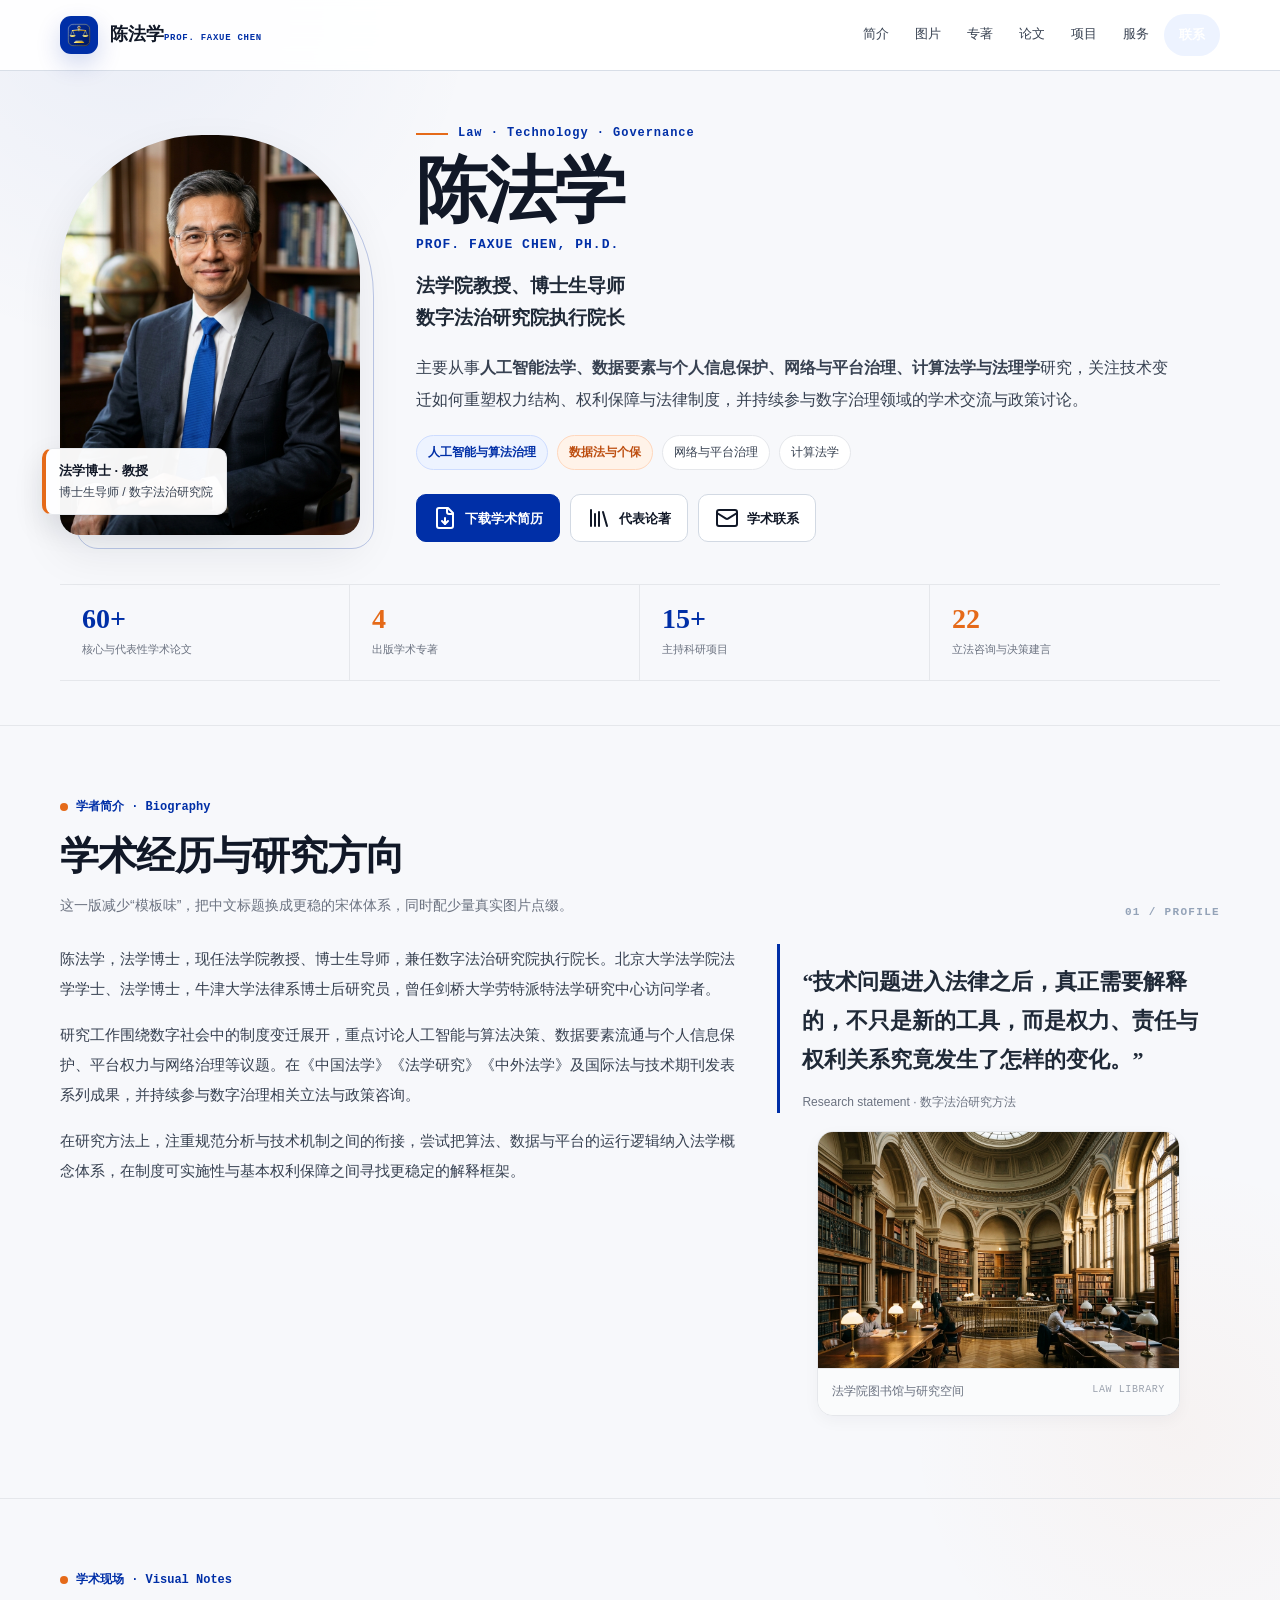
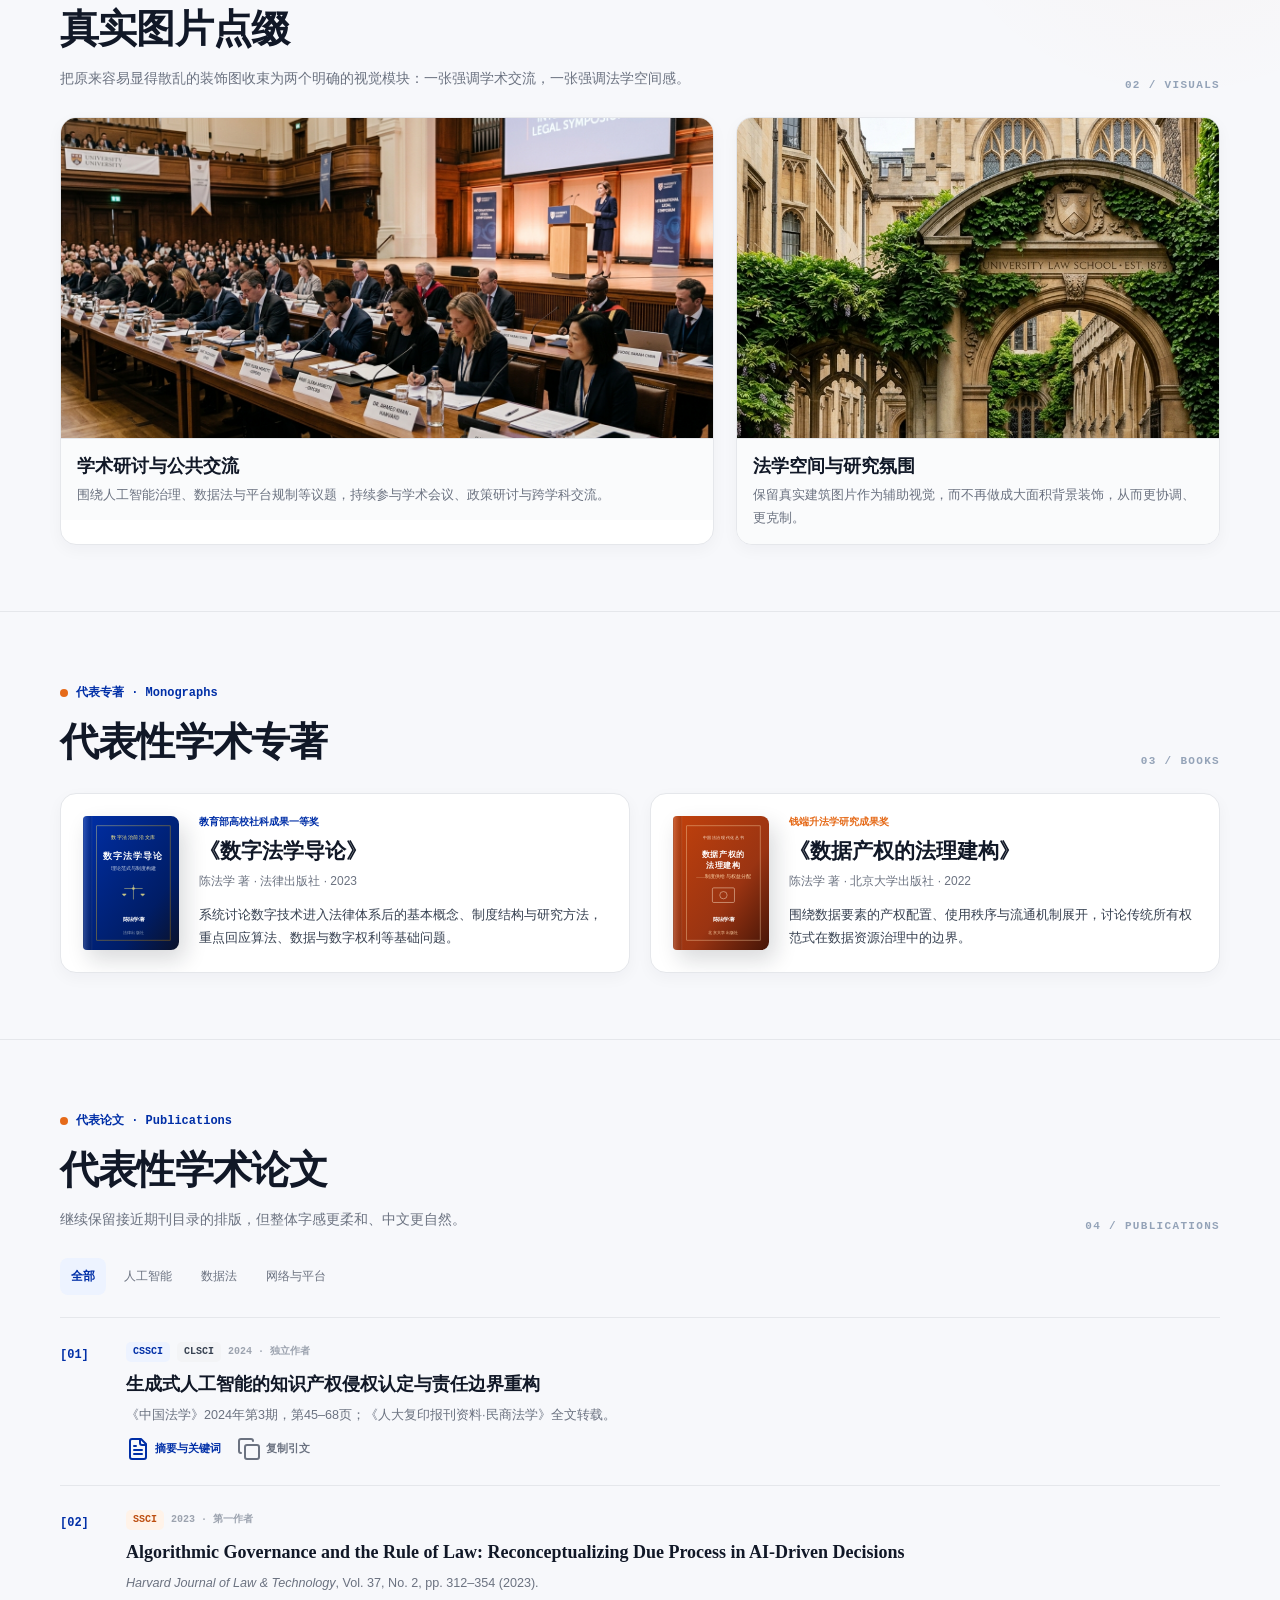
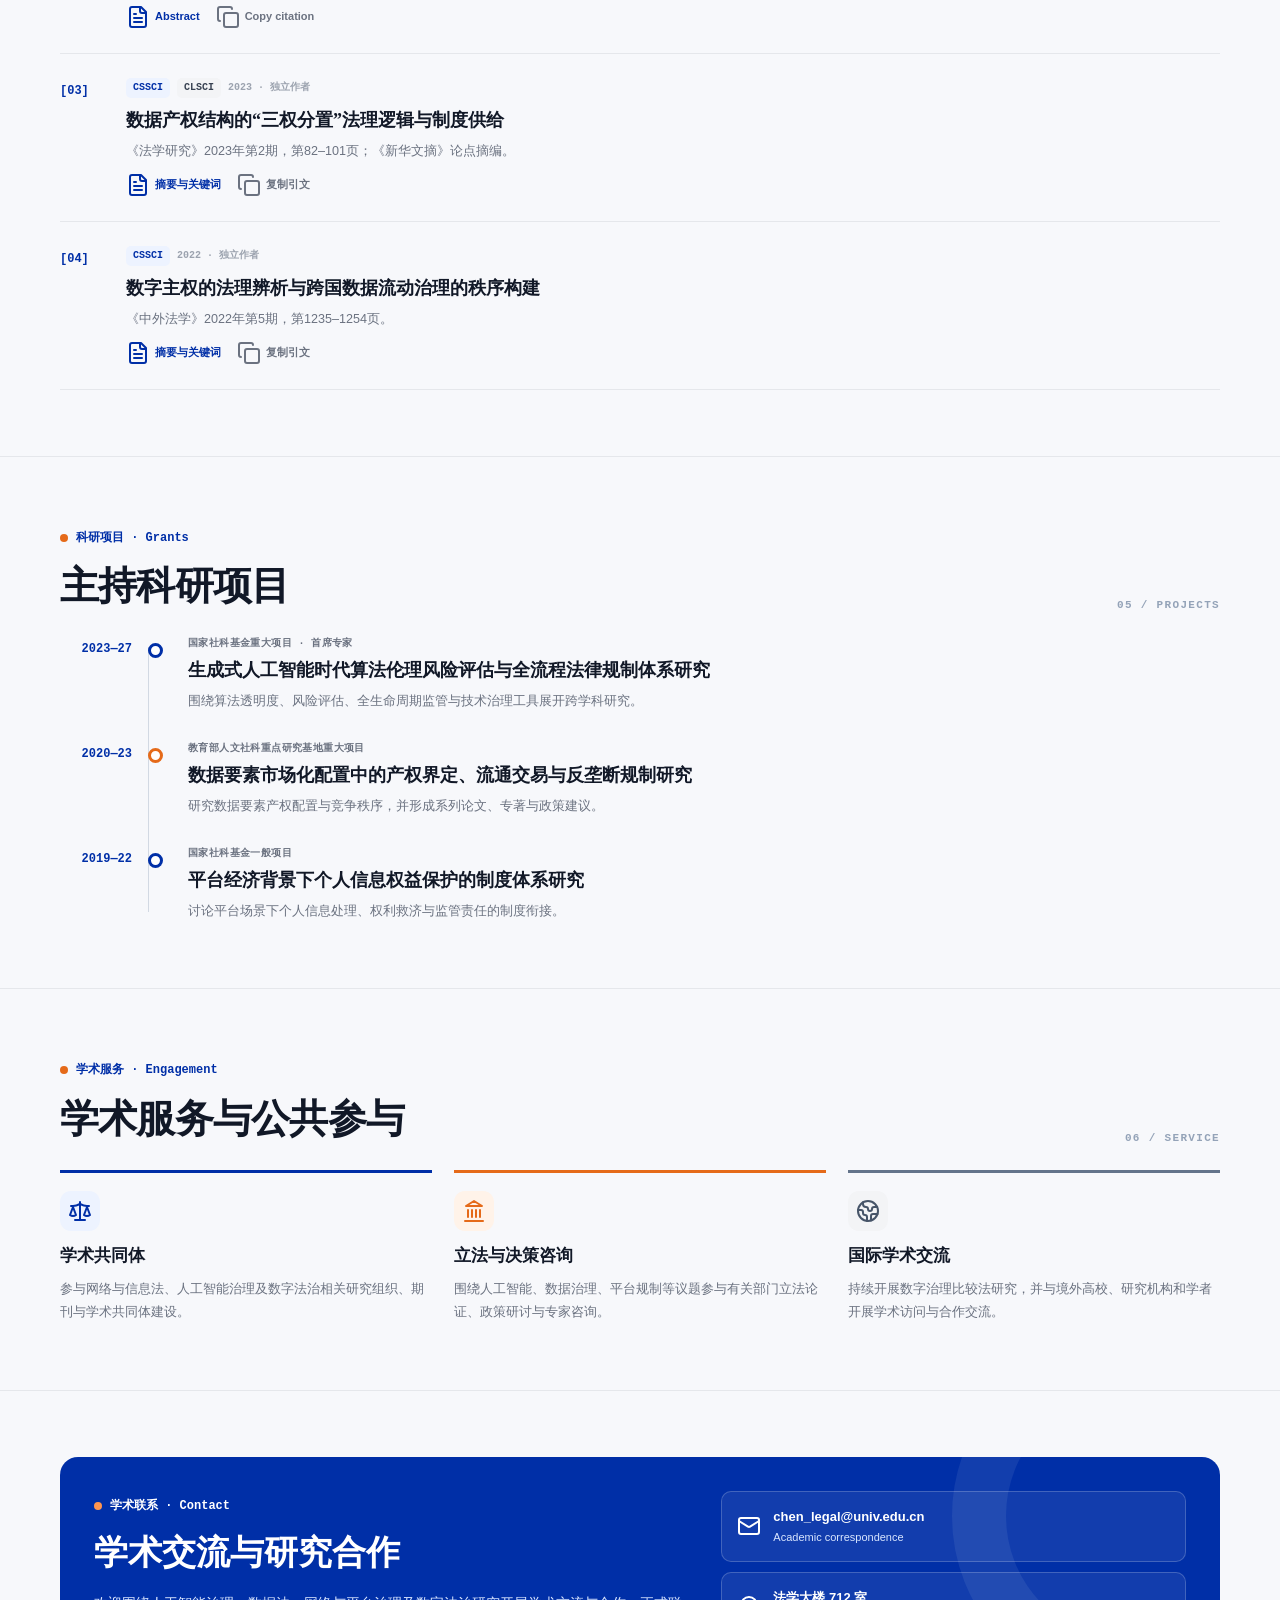
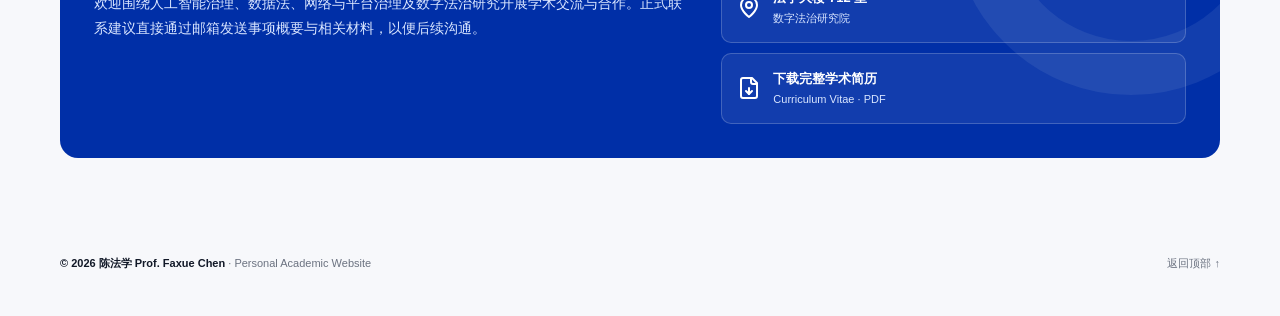
<file: v3.html>
<!doctype html>
<html lang="zh-CN">
<head>
<meta charset="UTF-8">
<meta name="viewport" content="width=device-width, initial-scale=1.0">
<meta name="description" content="陈法学教授个人学术主页 V3：人工智能法学、数据法、网络法与数字法治研究。">
<title>陈法学 教授｜个人学术主页 V3</title>
<script src="js/lucide.min.js"></script>
<style>
:root{
  --blue:#002fa7;--blue-soft:#edf3ff;--blue-deep:#001f72;--orange:#e56a19;--orange-soft:#fff3e9;
  --ink:#111827;--text:#374151;--muted:#6b7280;--line:#e5e7eb;--line-deep:#d2d9e3;--bg:#f7f8fb;--card:#fff;
  --serif:"BingSong","Songti SC","STSong","Source Han Serif SC","Noto Serif CJK SC","SimSun",serif;
  --sans:"PingFang SC","Hiragino Sans GB","Microsoft YaHei","Source Han Sans SC","Noto Sans CJK SC",Arial,sans-serif;
  --mono:"SFMono-Regular",Consolas,monospace;--shadow:0 18px 45px rgba(17,24,39,.08);
}
*{box-sizing:border-box} html{scroll-behavior:smooth} body{margin:0;font-family:var(--sans);color:var(--ink);background:radial-gradient(circle at 10% 0%,rgba(0,47,167,.05),transparent 22rem),radial-gradient(circle at 92% 28%,rgba(229,106,25,.04),transparent 17rem),var(--bg);line-height:1.8;-webkit-font-smoothing:antialiased;text-rendering:optimizeLegibility}
a{text-decoration:none;color:inherit} img{display:block;max-width:100%} button{font:inherit}
.container{width:min(1160px,calc(100% - 40px));margin:0 auto}
.topbar{position:sticky;top:0;z-index:50;background:rgba(255,255,255,.92);backdrop-filter:blur(14px);border-bottom:1px solid rgba(210,217,227,.85)}
.nav{height:70px;display:flex;align-items:center;justify-content:space-between;gap:24px}
.brand{display:flex;align-items:center;gap:12px}.brand-mark{width:38px;height:38px;border-radius:11px;background:var(--blue);display:grid;place-items:center;box-shadow:0 10px 24px rgba(0,47,167,.18)}.brand-mark img{width:24px;height:24px}
.brand-cn{font:700 18px/1.1 var(--serif)} .brand-en{font:600 9px/1 var(--mono);letter-spacing:.08em;color:var(--blue);margin-top:4px}
.nav-links{display:flex;gap:4px;font-size:13px;color:var(--text)} .nav-links a{padding:8px 11px;border-radius:8px;transition:.2s}.nav-links a:hover,.nav-links a.active{background:var(--blue-soft);color:var(--blue)} .nav-links .cta{background:var(--blue);color:#fff!important;border-radius:999px;padding:9px 15px;font-weight:700}.nav-links .cta:hover{background:var(--blue-deep)!important}
.menu-btn{display:none;border:0;background:transparent;padding:8px;color:var(--ink)}
.hero{padding:56px 0 44px}.hero-grid{display:grid;grid-template-columns:300px 1fr;gap:56px;align-items:center}
.portrait-wrap{position:relative;max-width:300px}.portrait-wrap:before{content:"";position:absolute;inset:16px -14px -14px 16px;border:1px solid rgba(0,47,167,.24);border-radius:145px 145px 22px 22px;z-index:0}.portrait{position:relative;z-index:1;border-radius:142px 142px 20px 20px;overflow:hidden;box-shadow:var(--shadow);background:#dfe6f1}.portrait img{width:100%;aspect-ratio:3/4;object-fit:cover}.portrait-note{position:absolute;left:-18px;bottom:20px;z-index:2;background:rgba(255,255,255,.96);padding:10px 13px;border-radius:10px;border:1px solid var(--line);border-left:4px solid var(--orange);font-size:12px;color:var(--text);box-shadow:0 12px 30px rgba(17,24,39,.11)}.portrait-note b{display:block;font-size:13px;color:var(--ink)}
.kicker{display:flex;align-items:center;gap:10px;font:600 12px/1.1 var(--mono);letter-spacing:.08em;color:var(--blue)} .kicker span{width:32px;height:2px;background:var(--orange)}
.hero h1{font:700 clamp(46px,6vw,72px)/1.03 var(--serif);letter-spacing:-.04em;margin:14px 0 8px}.hero-en{font:600 13px/1.35 var(--mono);letter-spacing:.08em;color:var(--blue);text-transform:uppercase}.hero-role{font:600 19px/1.7 var(--serif);color:#1f2937;margin-top:16px}.hero-summary{font-size:16px;line-height:1.95;color:var(--text);max-width:760px;margin-top:18px}
.tags{display:flex;flex-wrap:wrap;gap:9px;margin-top:20px}.tag{padding:6px 11px;border:1px solid var(--line);border-radius:999px;background:#fff;font-size:12px;color:var(--text)}.tag.primary{background:var(--blue-soft);border-color:#cddcff;color:var(--blue);font-weight:700}.tag.accent{background:var(--orange-soft);border-color:#ffd7bd;color:#bd4e10;font-weight:700}
.actions{display:flex;flex-wrap:wrap;gap:10px;margin-top:24px}.btn{display:inline-flex;align-items:center;gap:8px;padding:11px 16px;border-radius:10px;border:1px solid var(--line-deep);background:#fff;font-size:13px;font-weight:700;transition:.2s}.btn:hover{transform:translateY(-1px);border-color:var(--blue);color:var(--blue)}.btn.primary{background:var(--blue);color:#fff;border-color:var(--blue)}.btn.primary:hover{background:var(--blue-deep);color:#fff}
.metrics{margin-top:42px;border-top:1px solid var(--line);border-bottom:1px solid var(--line);display:grid;grid-template-columns:repeat(4,1fr)}.metric{padding:20px 22px;border-right:1px solid var(--line)}.metric:last-child{border-right:0}.metric strong{display:block;font:700 28px/1 var(--serif);color:var(--blue)}.metric:nth-child(2) strong,.metric:nth-child(4) strong{color:var(--orange)}.metric span{display:block;margin-top:7px;font-size:11px;color:var(--muted)}
.section{padding:66px 0;border-top:1px solid var(--line)} .section-head{display:flex;justify-content:space-between;align-items:flex-end;gap:20px;margin-bottom:26px}.eyebrow{display:inline-flex;align-items:center;gap:8px;font:600 12px/1 var(--mono);color:var(--blue)}.eyebrow:before{content:"";width:8px;height:8px;border-radius:50%;background:var(--orange)} .section-title{font:700 clamp(28px,3.2vw,39px)/1.28 var(--serif);letter-spacing:-.02em;margin:10px 0 0}.section-sub{margin:12px 0 0;max-width:760px;font-size:14px;color:var(--muted)}.section-index{font:600 11px/1 var(--mono);letter-spacing:.12em;color:#94a3b8}
.about{display:grid;grid-template-columns:1.45fr .95fr;gap:42px}.about-copy{font-size:15px;color:var(--text);line-height:2}.about-copy p{margin:0 0 16px}.quote{padding:18px 0 0 22px;border-left:3px solid var(--blue)}.quote blockquote{margin:0;font:600 22px/1.78 var(--serif);color:#1f2937}.quote small{display:block;margin-top:12px;font-size:12px;color:var(--muted)}
.photo-card,.visual,.book{background:var(--card);border:1px solid var(--line);border-radius:16px;overflow:hidden;box-shadow:0 5px 16px rgba(17,24,39,.04)} .photo-card{margin-top:18px}.photo-card img{height:236px;width:100%;object-fit:cover}.photo-card figcaption,.visual .cap{padding:12px 14px;border-top:1px solid var(--line);background:#fafbfc;font-size:12px;color:var(--muted);display:flex;justify-content:space-between;gap:10px}.mono{font-family:var(--mono);font-size:10px;letter-spacing:.06em;color:#9ca3af}
.gallery{display:grid;grid-template-columns:1.15fr .85fr;gap:22px}.visual img{width:100%;height:320px;object-fit:cover}.visual .cap{display:block;padding:14px 16px}.visual .cap h3{margin:0 0 4px;font:700 18px/1.45 var(--serif);color:var(--ink)}.visual .cap p{margin:0;font-size:13px;line-height:1.82;color:var(--muted)}
.book-grid{display:grid;grid-template-columns:repeat(2,1fr);gap:20px}.book{display:grid;grid-template-columns:96px 1fr;gap:20px;padding:22px;transition:.2s}.book:hover{transform:translateY(-2px);box-shadow:0 14px 34px rgba(17,24,39,.07)} .book-cover{width:96px;height:134px;border-radius:4px 8px 8px 4px;overflow:hidden;box-shadow:6px 10px 22px rgba(17,24,39,.16)} .book-cover img{width:100%;height:100%;object-fit:cover}.book .award{font:700 10px/1.35 var(--mono);color:var(--blue)}.book:nth-child(2) .award{color:var(--orange)}.book h3{margin:8px 0 5px;font:700 21px/1.38 var(--serif)}.book .meta{font-size:12px;color:var(--muted)}.book p{margin:10px 0 0;font-size:13px;color:var(--text)}
.tabs{display:flex;flex-wrap:wrap;gap:7px;margin:8px 0 22px}.tab{border:0;background:transparent;padding:8px 11px;border-radius:8px;color:var(--muted);font-size:12px;cursor:pointer}.tab:hover,.tab.active{background:var(--blue-soft);color:var(--blue);font-weight:700}
.pub-list{border-top:1px solid var(--line)} .pub{display:grid;grid-template-columns:50px 1fr;gap:16px;padding:24px 0;border-bottom:1px solid var(--line)} .pub-no{font:700 12px/1.5 var(--mono);color:var(--blue);padding-top:4px}.badges{display:flex;flex-wrap:wrap;align-items:center;gap:7px;margin-bottom:8px}.badge{font:700 10px/1 var(--mono);padding:5px 7px;border-radius:5px;background:#f3f4f6;color:var(--text)}.badge.blue{background:var(--blue-soft);color:var(--blue)}.badge.orange{background:var(--orange-soft);color:#bd4e10}.year{font:600 10px/1 var(--mono);color:#9ca3af}.pub h3{margin:0;font:700 18px/1.62 var(--serif)}.source{margin-top:5px;font-size:12.6px;color:var(--muted)}.pub-actions{display:flex;flex-wrap:wrap;gap:16px;margin-top:10px}.link-btn{border:0;background:transparent;padding:0;color:var(--blue);font-size:11px;font-weight:700;cursor:pointer;display:flex;align-items:center;gap:5px}.link-btn.secondary{color:var(--muted)}.link-btn:hover{text-decoration:underline}
.timeline{position:relative}.timeline:before{content:"";position:absolute;left:88px;top:10px;bottom:10px;width:1px;background:var(--line-deep)} .project{display:grid;grid-template-columns:72px 1fr;gap:34px;padding:0 0 30px}.project:last-child{padding-bottom:0}.p-year{font:700 12px/1.4 var(--mono);text-align:right;color:var(--blue);padding-top:4px}.p-body{position:relative;padding-left:22px}.p-body:before{content:"";position:absolute;left:-18px;top:6px;width:9px;height:9px;border-radius:50%;background:#fff;border:3px solid var(--blue)}.project:nth-child(2) .p-body:before{border-color:var(--orange)}.ptype{font:700 10px/1.35 var(--mono);color:var(--muted);letter-spacing:.04em;text-transform:uppercase}.project h3{margin:6px 0 5px;font:700 18px/1.5 var(--serif)}.project p{margin:0;font-size:13px;color:var(--muted)}
.service-grid{display:grid;grid-template-columns:repeat(3,1fr);gap:22px}.service{padding-top:18px;border-top:3px solid var(--blue)}.service:nth-child(2){border-top-color:var(--orange)}.service:nth-child(3){border-top-color:#64748b}.service .icon{width:40px;height:40px;border-radius:11px;background:var(--blue-soft);color:var(--blue);display:grid;place-items:center;margin-bottom:13px}.service:nth-child(2) .icon{background:var(--orange-soft);color:var(--orange)}.service:nth-child(3) .icon{background:#f3f4f6;color:#475569}.service h3{margin:0;font:700 17px/1.42 var(--serif)}.service p{margin:9px 0 0;font-size:13px;color:var(--muted)}
.contact{display:grid;grid-template-columns:1.12fr .88fr;gap:36px;padding:34px;border-radius:18px;background:var(--blue);color:#fff;position:relative;overflow:hidden}.contact:after{content:"";position:absolute;right:-90px;top:-120px;width:250px;height:250px;border-radius:50%;border:54px solid rgba(255,255,255,.07)} .contact .eyebrow{color:#fff}.contact .eyebrow:before{background:#ff954f}.contact h2{font:700 34px/1.28 var(--serif);margin:12px 0 0}.contact p{margin-top:16px;font-size:14px;color:#d9e6ff}.contact-links{display:grid;gap:10px;align-content:center;position:relative;z-index:1}.contact-link{display:flex;align-items:center;gap:12px;padding:13px 15px;border:1px solid rgba(255,255,255,.2);border-radius:10px;background:rgba(255,255,255,.07);font-size:13px}.contact-link b{display:block}.contact-link span{display:block;font-size:11px;color:#d9e6ff}
footer{padding:30px 0 42px;font-size:11px;color:var(--muted)} .footer-inner{display:flex;align-items:center;justify-content:space-between;gap:20px}.footer-brand{color:var(--ink);font-weight:700}
.modal{position:fixed;inset:0;z-index:100;display:none;align-items:center;justify-content:center;padding:20px}.modal.show{display:flex}.modal-backdrop{position:absolute;inset:0;background:rgba(17,24,39,.48);backdrop-filter:blur(6px)}.modal-card{position:relative;z-index:1;width:min(660px,100%);max-height:84vh;overflow:auto;background:#fff;border-radius:16px;box-shadow:0 30px 90px rgba(17,24,39,.28)}.modal-head{display:flex;justify-content:space-between;gap:20px;padding:23px 24px;border-bottom:1px solid var(--line)}.modal-head h3{font:700 20px/1.45 var(--serif);margin:6px 0 0}.close{border:0;background:#f3f4f6;width:34px;height:34px;border-radius:9px;display:grid;place-items:center;cursor:pointer}.modal-body{padding:22px 24px 26px;font-size:13px;color:var(--text)}.mlabel{font:700 10px/1 var(--mono);letter-spacing:.08em;text-transform:uppercase;color:var(--blue);margin:18px 0 8px}.mlabel:first-child{margin-top:0}.mbox{padding:14px;border:1px solid var(--line);border-radius:10px;background:#f8fafc;line-height:1.9}
@media (max-width:980px){.nav-links{display:none}.menu-btn{display:block}.nav.mobile-open{height:auto;align-items:flex-start;padding:16px 0;flex-wrap:wrap}.nav.mobile-open .nav-links{display:flex;order:3;width:100%;flex-direction:column;align-items:stretch;padding-top:8px}.hero-grid{grid-template-columns:240px 1fr;gap:36px}.portrait-wrap{max-width:240px}.about,.gallery{grid-template-columns:1fr;gap:26px}.service-grid{grid-template-columns:1fr 1fr}}
@media (max-width:720px){.container{width:min(100% - 28px,1160px)}.hero{padding:40px 0 34px}.hero-grid{grid-template-columns:1fr;gap:30px}.portrait-wrap{width:205px;margin:0 auto}.portrait-note{left:-18px;bottom:16px;padding:8px 10px;font-size:10px}.portrait-note b{font-size:11px}.hero-copy{text-align:center}.kicker,.tags,.actions{justify-content:center}.hero-summary{font-size:14px;text-align:left}.metrics{grid-template-columns:1fr 1fr}.metric:nth-child(2){border-right:0}.metric:nth-child(-n+2){border-bottom:1px solid var(--line)}.section{padding:50px 0}.section-index{display:none}.book-grid,.service-grid{grid-template-columns:1fr}.book{grid-template-columns:80px 1fr;gap:16px;padding:18px}.book-cover{width:80px;height:112px}.visual img{height:250px}.pub{grid-template-columns:38px 1fr;gap:10px}.timeline:before{left:68px}.project{grid-template-columns:52px 1fr;gap:30px}.p-body{padding-left:18px}.p-body:before{left:-17px}.contact{grid-template-columns:1fr;padding:26px}.footer-inner{flex-direction:column;align-items:flex-start}}
</style>
</head>
<body>
<header class="topbar"><div class="container nav" id="nav"><a class="brand" href="#top"><span class="brand-mark"><img src="assets/scales-icon.svg" alt=""></span><span><span class="brand-cn">陈法学</span><span class="brand-en">PROF. FAXUE CHEN</span></span></a><nav class="nav-links" id="nav-links"><a href="#about">简介</a><a href="#gallery">图片</a><a href="#books">专著</a><a href="#publications">论文</a><a href="#projects">项目</a><a href="#service">服务</a><a href="#contact" class="cta">联系</a></nav><button class="menu-btn" id="menu-btn" aria-label="菜单"><i data-lucide="menu"></i></button></div></header>
<main id="top">
<section class="hero"><div class="container"><div class="hero-grid"><div class="portrait-wrap"><div class="portrait"><img src="assets/portrait.jpg" alt="陈法学教授肖像"></div><div class="portrait-note"><b>法学博士 · 教授</b>博士生导师 / 数字法治研究院</div></div><div class="hero-copy"><div class="kicker"><span></span>Law · Technology · Governance</div><h1>陈法学</h1><div class="hero-en">Prof. Faxue Chen, Ph.D.</div><div class="hero-role">法学院教授、博士生导师<br>数字法治研究院执行院长</div><div class="hero-summary">主要从事<strong>人工智能法学、数据要素与个人信息保护、网络与平台治理、计算法学与法理学</strong>研究，关注技术变迁如何重塑权力结构、权利保障与法律制度，并持续参与数字治理领域的学术交流与政策讨论。</div><div class="tags"><span class="tag primary">人工智能与算法治理</span><span class="tag accent">数据法与个保</span><span class="tag">网络与平台治理</span><span class="tag">计算法学</span></div><div class="actions"><a class="btn primary" href="assets/Chen_Faxue_Academic_CV.pdf" target="_blank"><i data-lucide="file-down" size="16"></i>下载学术简历</a><a class="btn" href="#publications"><i data-lucide="library" size="16"></i>代表论著</a><a class="btn" href="#contact"><i data-lucide="mail" size="16"></i>学术联系</a></div></div></div><div class="metrics"><div class="metric"><strong>60+</strong><span>核心与代表性学术论文</span></div><div class="metric"><strong>4</strong><span>出版学术专著</span></div><div class="metric"><strong>15+</strong><span>主持科研项目</span></div><div class="metric"><strong>22</strong><span>立法咨询与决策建言</span></div></div></div></section>
<section class="section" id="about"><div class="container"><div class="section-head"><div><div class="eyebrow">学者简介 · Biography</div><h2 class="section-title">学术经历与研究方向</h2><p class="section-sub">这一版减少“模板味”，把中文标题换成更稳的宋体体系，同时配少量真实图片点缀。</p></div><div class="section-index">01 / PROFILE</div></div><div class="about"><div class="about-copy"><p>陈法学，法学博士，现任法学院教授、博士生导师，兼任数字法治研究院执行院长。北京大学法学院法学学士、法学博士，牛津大学法律系博士后研究员，曾任剑桥大学劳特派特法学研究中心访问学者。</p><p>研究工作围绕数字社会中的制度变迁展开，重点讨论人工智能与算法决策、数据要素流通与个人信息保护、平台权力与网络治理等议题。在《中国法学》《法学研究》《中外法学》及国际法与技术期刊发表系列成果，并持续参与数字治理相关立法与政策咨询。</p><p>在研究方法上，注重规范分析与技术机制之间的衔接，尝试把算法、数据与平台的运行逻辑纳入法学概念体系，在制度可实施性与基本权利保障之间寻找更稳定的解释框架。</p></div><div><div class="quote"><blockquote>“技术问题进入法律之后，真正需要解释的，不只是新的工具，而是权力、责任与权利关系究竟发生了怎样的变化。”</blockquote><small>Research statement · 数字法治研究方法</small></div><figure class="photo-card"><img src="assets/law_library.jpg" alt="法学院图书馆与研究空间"><figcaption><span>法学院图书馆与研究空间</span><span class="mono">LAW LIBRARY</span></figcaption></figure></div></div></div></section>
<section class="section" id="gallery"><div class="container"><div class="section-head"><div><div class="eyebrow">学术现场 · Visual Notes</div><h2 class="section-title">真实图片点缀</h2><p class="section-sub">把原来容易显得散乱的装饰图收束为两个明确的视觉模块：一张强调学术交流，一张强调法学空间感。</p></div><div class="section-index">02 / VISUALS</div></div><div class="gallery"><article class="visual"><img src="assets/academic_symposium.jpg" alt="学术研讨与交流现场"><div class="cap"><h3>学术研讨与公共交流</h3><p>围绕人工智能治理、数据法与平台规制等议题，持续参与学术会议、政策研讨与跨学科交流。</p></div></article><article class="visual"><img src="assets/flank-right.jpg" alt="法学院长廊与建筑空间"><div class="cap"><h3>法学空间与研究氛围</h3><p>保留真实建筑图片作为辅助视觉，而不再做成大面积背景装饰，从而更协调、更克制。</p></div></article></div></div></section>
<section class="section" id="books"><div class="container"><div class="section-head"><div><div class="eyebrow">代表专著 · Monographs</div><h2 class="section-title">代表性学术专著</h2></div><div class="section-index">03 / BOOKS</div></div><div class="book-grid"><article class="book"><div class="book-cover"><img src="assets/book-cover1.svg" alt="数字法学导论书封"></div><div><div class="award">教育部高校社科成果一等奖</div><h3>《数字法学导论》</h3><div class="meta">陈法学 著 · 法律出版社 · 2023</div><p>系统讨论数字技术进入法律体系后的基本概念、制度结构与研究方法，重点回应算法、数据与数字权利等基础问题。</p></div></article><article class="book"><div class="book-cover"><img src="assets/book-cover2.svg" alt="数据产权的法理建构书封"></div><div><div class="award">钱端升法学研究成果奖</div><h3>《数据产权的法理建构》</h3><div class="meta">陈法学 著 · 北京大学出版社 · 2022</div><p>围绕数据要素的产权配置、使用秩序与流通机制展开，讨论传统所有权范式在数据资源治理中的边界。</p></div></article></div></div></section>
<section class="section" id="publications"><div class="container"><div class="section-head"><div><div class="eyebrow">代表论文 · Publications</div><h2 class="section-title">代表性学术论文</h2><p class="section-sub">继续保留接近期刊目录的排版，但整体字感更柔和、中文更自然。</p></div><div class="section-index">04 / PUBLICATIONS</div></div><div class="tabs"><button class="tab active" data-filter="all">全部</button><button class="tab" data-filter="ai">人工智能</button><button class="tab" data-filter="data">数据法</button><button class="tab" data-filter="platform">网络与平台</button></div><div class="pub-list"><article class="pub" data-category="ai"><div class="pub-no">[01]</div><div><div class="badges"><span class="badge blue">CSSCI</span><span class="badge">CLSCI</span><span class="year">2024 · 独立作者</span></div><h3>生成式人工智能的知识产权侵权认定与责任边界重构</h3><div class="source">《中国法学》2024年第3期，第45–68页；《人大复印报刊资料·民商法学》全文转载。</div><div class="pub-actions"><button class="link-btn view-paper" data-paper="p1"><i data-lucide="file-text" size="13"></i>摘要与关键词</button><button class="link-btn secondary copy-cite" data-cite="陈法学：《生成式人工智能的知识产权侵权认定与责任边界重构》，《中国法学》2024年第3期。"><i data-lucide="copy" size="13"></i>复制引文</button></div></div></article><article class="pub" data-category="ai platform"><div class="pub-no">[02]</div><div><div class="badges"><span class="badge orange">SSCI</span><span class="year">2023 · 第一作者</span></div><h3>Algorithmic Governance and the Rule of Law: Reconceptualizing Due Process in AI-Driven Decisions</h3><div class="source"><em>Harvard Journal of Law &amp; Technology</em>, Vol. 37, No. 2, pp. 312–354 (2023).</div><div class="pub-actions"><button class="link-btn view-paper" data-paper="p2"><i data-lucide="file-text" size="13"></i>Abstract</button><button class="link-btn secondary copy-cite" data-cite="Faxue Chen, Algorithmic Governance and the Rule of Law: Reconceptualizing Due Process in AI-Driven Decisions, Harvard Journal of Law & Technology 37(2) (2023)."><i data-lucide="copy" size="13"></i>Copy citation</button></div></div></article><article class="pub" data-category="data"><div class="pub-no">[03]</div><div><div class="badges"><span class="badge blue">CSSCI</span><span class="badge">CLSCI</span><span class="year">2023 · 独立作者</span></div><h3>数据产权结构的“三权分置”法理逻辑与制度供给</h3><div class="source">《法学研究》2023年第2期，第82–101页；《新华文摘》论点摘编。</div><div class="pub-actions"><button class="link-btn view-paper" data-paper="p3"><i data-lucide="file-text" size="13"></i>摘要与关键词</button><button class="link-btn secondary copy-cite" data-cite="陈法学：《数据产权结构的“三权分置”法理逻辑与制度供给》，《法学研究》2023年第2期。"><i data-lucide="copy" size="13"></i>复制引文</button></div></div></article><article class="pub" data-category="platform data"><div class="pub-no">[04]</div><div><div class="badges"><span class="badge blue">CSSCI</span><span class="year">2022 · 独立作者</span></div><h3>数字主权的法理辨析与跨国数据流动治理的秩序构建</h3><div class="source">《中外法学》2022年第5期，第1235–1254页。</div><div class="pub-actions"><button class="link-btn view-paper" data-paper="p4"><i data-lucide="file-text" size="13"></i>摘要与关键词</button><button class="link-btn secondary copy-cite" data-cite="陈法学：《数字主权的法理辨析与跨国数据流动治理的秩序构建》，《中外法学》2022年第5期。"><i data-lucide="copy" size="13"></i>复制引文</button></div></div></article></div></div></section>
<section class="section" id="projects"><div class="container"><div class="section-head"><div><div class="eyebrow">科研项目 · Grants</div><h2 class="section-title">主持科研项目</h2></div><div class="section-index">05 / PROJECTS</div></div><div class="timeline"><article class="project"><div class="p-year">2023—27</div><div class="p-body"><div class="ptype">国家社科基金重大项目 · 首席专家</div><h3>生成式人工智能时代算法伦理风险评估与全流程法律规制体系研究</h3><p>围绕算法透明度、风险评估、全生命周期监管与技术治理工具展开跨学科研究。</p></div></article><article class="project"><div class="p-year">2020—23</div><div class="p-body"><div class="ptype">教育部人文社科重点研究基地重大项目</div><h3>数据要素市场化配置中的产权界定、流通交易与反垄断规制研究</h3><p>研究数据要素产权配置与竞争秩序，并形成系列论文、专著与政策建议。</p></div></article><article class="project"><div class="p-year">2019—22</div><div class="p-body"><div class="ptype">国家社科基金一般项目</div><h3>平台经济背景下个人信息权益保护的制度体系研究</h3><p>讨论平台场景下个人信息处理、权利救济与监管责任的制度衔接。</p></div></article></div></div></section>
<section class="section" id="service"><div class="container"><div class="section-head"><div><div class="eyebrow">学术服务 · Engagement</div><h2 class="section-title">学术服务与公共参与</h2></div><div class="section-index">06 / SERVICE</div></div><div class="service-grid"><article class="service"><div class="icon"><i data-lucide="scale" size="19"></i></div><h3>学术共同体</h3><p>参与网络与信息法、人工智能治理及数字法治相关研究组织、期刊与学术共同体建设。</p></article><article class="service"><div class="icon"><i data-lucide="landmark" size="19"></i></div><h3>立法与决策咨询</h3><p>围绕人工智能、数据治理、平台规制等议题参与有关部门立法论证、政策研讨与专家咨询。</p></article><article class="service"><div class="icon"><i data-lucide="globe-2" size="19"></i></div><h3>国际学术交流</h3><p>持续开展数字治理比较法研究，并与境外高校、研究机构和学者开展学术访问与合作交流。</p></article></div></div></section>
<section class="section" id="contact"><div class="container"><div class="contact"><div><div class="eyebrow">学术联系 · Contact</div><h2>学术交流与研究合作</h2><p>欢迎围绕人工智能治理、数据法、网络与平台治理及数字法治研究开展学术交流与合作。正式联系建议直接通过邮箱发送事项概要与相关材料，以便后续沟通。</p></div><div class="contact-links"><a class="contact-link" href="mailto:chen_legal@univ.edu.cn"><i data-lucide="mail" size="19"></i><div><b>chen_legal@univ.edu.cn</b><span>Academic correspondence</span></div></a><div class="contact-link"><i data-lucide="map-pin" size="19"></i><div><b>法学大楼 712 室</b><span>数字法治研究院</span></div></div><a class="contact-link" href="assets/Chen_Faxue_Academic_CV.pdf" target="_blank"><i data-lucide="file-down" size="19"></i><div><b>下载完整学术简历</b><span>Curriculum Vitae · PDF</span></div></a></div></div></div></section>
</main>
<footer><div class="container footer-inner"><div><span class="footer-brand">© 2026 陈法学 Prof. Faxue Chen</span> · Personal Academic Website</div><a href="#top">返回顶部 ↑</a></div></footer>
<div class="modal" id="paper-modal" aria-hidden="true"><div class="modal-backdrop" data-close-modal></div><div class="modal-card" role="dialog" aria-modal="true" aria-labelledby="modal-title"><div class="modal-head"><div><div class="eyebrow">论文详情 · Publication Detail</div><h3 id="modal-title">论文详情</h3></div><button class="close" data-close-modal aria-label="关闭"><i data-lucide="x" size="17"></i></button></div><div class="modal-body"><div class="mlabel">Source</div><div id="modal-source"></div><div class="mlabel">Abstract</div><div class="mbox" id="modal-abstract"></div><div class="mlabel">Keywords</div><div id="modal-keywords"></div></div></div></div>
<script>
const paperData={p1:{title:'生成式人工智能的知识产权侵权认定与责任边界重构',source:'《中国法学》2024年第3期，第45–68页。',abstract:'文章从训练数据摄入、模型学习与内容生成的连续过程出发，讨论生成式人工智能场景下传统著作权侵权判断规则面临的适用难题，并尝试在技术创新与权利保护之间构造分层责任框架。',keywords:'生成式人工智能；著作权；合理使用；模型训练；责任边界'},p2:{title:'Algorithmic Governance and the Rule of Law: Reconceptualizing Due Process in AI-Driven Decisions',source:'Harvard Journal of Law & Technology, Vol. 37, No. 2 (2023).',abstract:'The article examines how automated decision-making challenges conventional due process and develops a framework centered on explanation, auditability, procedural safeguards, and meaningful human oversight.',keywords:'Algorithmic governance; Due process; Explainable AI; Administrative law'},p3:{title:'数据产权结构的“三权分置”法理逻辑与制度供给',source:'《法学研究》2023年第2期，第82–101页。',abstract:'文章从数据要素的非排他性、可复制性与衍生性出发，分析数据资源持有、加工使用与数据产品经营之间的权利结构，并讨论弱化所有权中心主义后的制度配置路径。',keywords:'数据要素；数据产权；三权分置；数据流通；权利配置'},p4:{title:'数字主权的法理辨析与跨国数据流动治理的秩序构建',source:'《中外法学》2022年第5期，第1235–1254页。',abstract:'文章讨论数字主权概念的规范边界及其与国家管辖、数据跨境流动和全球数字秩序之间的关系，强调应在安全、权利保护与跨境流通之间形成可协调的制度结构。',keywords:'数字主权；数据跨境；国家管辖；全球数字治理'}};
const nav=document.getElementById('nav');document.getElementById('menu-btn').addEventListener('click',()=>nav.classList.toggle('mobile-open'));document.querySelectorAll('.nav-links a').forEach(a=>a.addEventListener('click',()=>nav.classList.remove('mobile-open')));
const tabs=document.querySelectorAll('.tab'), pubs=document.querySelectorAll('.pub');tabs.forEach(tab=>tab.addEventListener('click',()=>{tabs.forEach(t=>t.classList.remove('active'));tab.classList.add('active');const f=tab.dataset.filter;pubs.forEach(p=>p.style.display=(f==='all'||p.dataset.category.split(' ').includes(f))?'grid':'none');}));
const modal=document.getElementById('paper-modal');document.querySelectorAll('.view-paper').forEach(btn=>btn.addEventListener('click',()=>{const d=paperData[btn.dataset.paper];document.getElementById('modal-title').textContent=d.title;document.getElementById('modal-source').textContent=d.source;document.getElementById('modal-abstract').textContent=d.abstract;document.getElementById('modal-keywords').textContent=d.keywords;modal.classList.add('show');document.body.style.overflow='hidden';}));document.querySelectorAll('[data-close-modal]').forEach(el=>el.addEventListener('click',()=>{modal.classList.remove('show');document.body.style.overflow='';}));document.addEventListener('keydown',e=>{if(e.key==='Escape'&&modal.classList.contains('show'))document.querySelector('[data-close-modal]').click();});
document.querySelectorAll('.copy-cite').forEach(btn=>btn.addEventListener('click',async()=>{try{await navigator.clipboard.writeText(btn.dataset.cite);const old=btn.innerHTML;btn.textContent='✓ 已复制';setTimeout(()=>{btn.innerHTML=old;lucide.createIcons();},1400);}catch(e){alert('复制失败，请手动复制。');}}));
const sections=[...document.querySelectorAll('main section[id]')], anchors=[...document.querySelectorAll('.nav-links a[href^="#"]')];const observer=new IntersectionObserver(entries=>{entries.forEach(entry=>{if(entry.isIntersecting){anchors.forEach(a=>a.classList.toggle('active',a.getAttribute('href')==='#'+entry.target.id));}})},{rootMargin:'-35% 0px -55% 0px',threshold:0});sections.forEach(s=>observer.observe(s));lucide.createIcons();
</script>
</body></html>
</file>
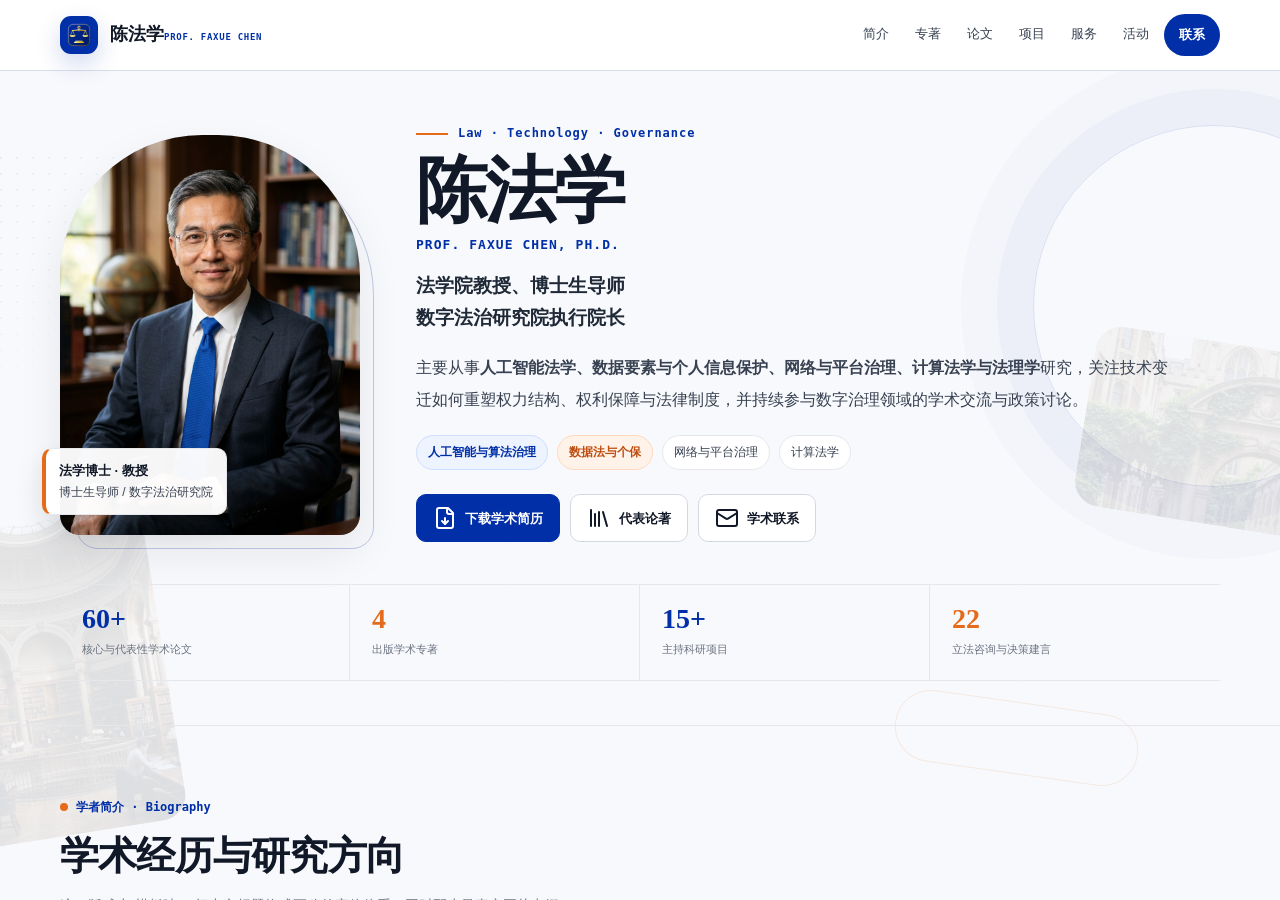
<file: v5.html>
<!doctype html>
<html lang="zh-CN">
<head>
<meta charset="UTF-8">
<meta name="viewport" content="width=device-width,initial-scale=1.0">
<title>陈法学 教授｜个人学术主页 V5</title>
<style>
html,body{margin:0;width:100%;height:100%;overflow:hidden;background:#f7f8fb}iframe{display:block;width:100%;height:100%;border:0;background:#f7f8fb}
</style>
</head>
<body>
<iframe id="site" src="v3.html" title="陈法学教授个人学术主页 V5"></iframe>
<script>
const frame=document.getElementById('site');
frame.addEventListener('load',()=>{
  const d=frame.contentDocument,w=frame.contentWindow;
  if(!d)return;
  d.title='陈法学 教授｜个人学术主页 V5';

  d.querySelectorAll('.section-intro,.section-subtitle').forEach(el=>el.remove());
  const gallery=d.querySelector('#gallery'); if(gallery)gallery.remove();
  d.querySelectorAll('.nav-links a[href="#gallery"]').forEach(el=>el.remove());

  const style=d.createElement('style');
  style.textContent=`
    body{background:linear-gradient(180deg,#f8f9fc 0%,#f6f8fb 100%)!important;overflow-x:hidden!important;position:relative}
    body:before{content:"";position:fixed;left:-55px;top:150px;width:220px;height:220px;pointer-events:none;opacity:.28;background-image:radial-gradient(circle,rgba(0,47,167,.28) 1px,transparent 1.2px);background-size:16px 16px;mask-image:linear-gradient(135deg,#000,transparent 86%);z-index:0}
    body:after{content:"";position:fixed;right:-115px;top:125px;width:360px;height:360px;border-radius:50%;border:1px solid rgba(0,47,167,.12);box-shadow:0 0 0 36px rgba(0,47,167,.028),0 0 0 72px rgba(0,47,167,.018);pointer-events:none;z-index:0}
    .topbar,main,footer{position:relative;z-index:2}
    .v5-bg{position:fixed;inset:0;pointer-events:none;z-index:1;overflow:hidden}
    .v5-bg .pic{position:absolute;overflow:hidden;border-radius:26px;opacity:.105;filter:saturate(.85) contrast(.95)}
    .v5-bg .pic img{width:100%;height:100%;object-fit:cover}
    .v5-bg .left{left:-72px;bottom:7%;width:238px;height:315px;transform:rotate(-9deg)}
    .v5-bg .right{right:-62px;top:38%;width:258px;height:182px;transform:rotate(9deg)}
    .v5-bg .line{position:absolute;border:1px solid rgba(229,106,25,.11);border-radius:999px}
    .v5-bg .l1{left:8%;top:40%;width:205px;height:56px;transform:rotate(-10deg)}
    .v5-bg .l2{right:11%;bottom:14%;width:245px;height:72px;transform:rotate(8deg)}
    .about-grid{position:relative}
    .about-grid:after{content:"";position:absolute;right:-24px;bottom:-8px;width:115px;height:115px;border:1px solid rgba(0,47,167,.09);border-radius:22px;transform:rotate(12deg);pointer-events:none}
    .activity-grid{display:grid;grid-template-columns:repeat(3,1fr);gap:18px}
    .activity-card{background:#fff;border:1px solid var(--line);border-radius:16px;overflow:hidden;box-shadow:0 5px 16px rgba(15,23,42,.04)}
    .activity-card img{width:100%;height:198px;object-fit:cover}
    .activity-card .cap{padding:14px 15px}
    .activity-card h3{font:700 16px/1.45 var(--serif);margin:0}
    .activity-card p{font-size:12px;color:var(--muted);margin:6px 0 0}
    .a1{object-position:center 20%}.a2{object-position:center 36%}.a3{object-position:center 52%}.a4{object-position:left 36%}.a5{object-position:right 36%}.a6{object-position:center 76%}
    @media(max-width:1080px){.v5-bg{display:none}}
    @media(max-width:900px){.activity-grid{grid-template-columns:1fr 1fr}}
    @media(max-width:650px){body:before,body:after{display:none}.activity-grid{grid-template-columns:1fr}}
  `;
  d.head.appendChild(style);

  const bg=d.createElement('div');
  bg.className='v5-bg';
  bg.setAttribute('aria-hidden','true');
  bg.innerHTML='<div class="pic left"><img src="assets/law_library.jpg" alt=""></div><div class="pic right"><img src="assets/flank-right.jpg" alt=""></div><div class="line l1"></div><div class="line l2"></div>';
  d.body.prepend(bg);

  const projects=d.querySelector('#projects');
  if(projects&&!d.querySelector('#activities')){
    const s=d.createElement('section');
    s.className='section';s.id='activities';
    s.innerHTML=`<div class="container"><div class="section-head"><div><div class="eyebrow">学术活动 · Activities</div><h2 class="section-title">学术活动</h2></div><div class="section-index">05 / ACTIVITIES</div></div><div class="activity-grid">
      <article class="activity-card"><img class="a1" src="assets/academic_symposium.jpg" alt="学术活动"><div class="cap"><h3>主题发言</h3><p>国际学术会议</p></div></article>
      <article class="activity-card"><img class="a2" src="assets/academic_symposium.jpg" alt="学术活动"><div class="cap"><h3>圆桌讨论</h3><p>平台治理专题研讨</p></div></article>
      <article class="activity-card"><img class="a3" src="assets/academic_symposium.jpg" alt="学术活动"><div class="cap"><h3>专题研讨</h3><p>数据法与数字治理</p></div></article>
      <article class="activity-card"><img class="a4" src="assets/academic_symposium.jpg" alt="学术活动"><div class="cap"><h3>学术交流</h3><p>比较法对话</p></div></article>
      <article class="activity-card"><img class="a5" src="assets/academic_symposium.jpg" alt="学术活动"><div class="cap"><h3>公共讲座</h3><p>人工智能法治</p></div></article>
      <article class="activity-card"><img class="a6" src="assets/academic_symposium.jpg" alt="学术活动"><div class="cap"><h3>跨学科研讨</h3><p>技术与法律</p></div></article>
    </div></div>`;
    projects.insertAdjacentElement('afterend',s);
    const nav=d.querySelector('.nav-links');
    if(nav){const contact=nav.querySelector('a[href="#contact"]');const a=d.createElement('a');a.href='#activities';a.textContent='活动';contact?nav.insertBefore(a,contact):nav.appendChild(a)}
  }

  if(w.lucide)w.lucide.createIcons();
});
</script>
</body>
</html>
</file>
